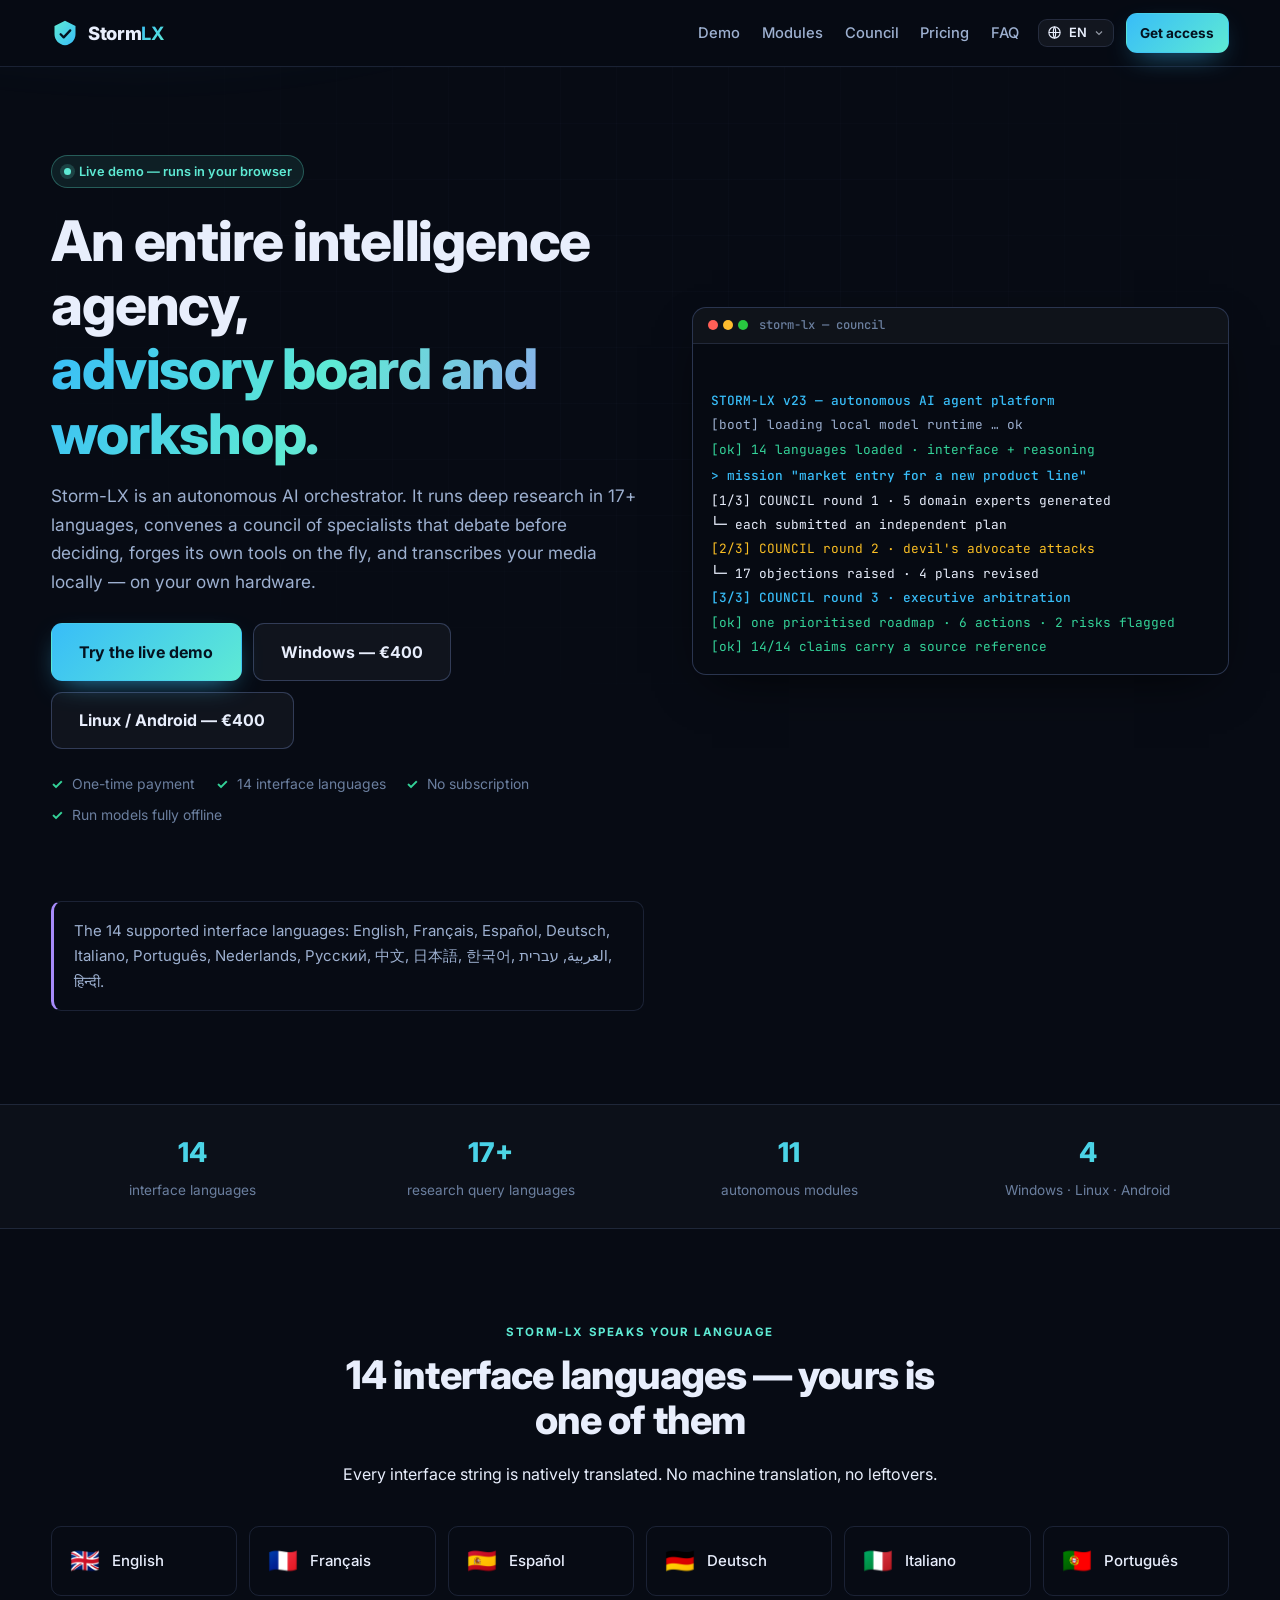
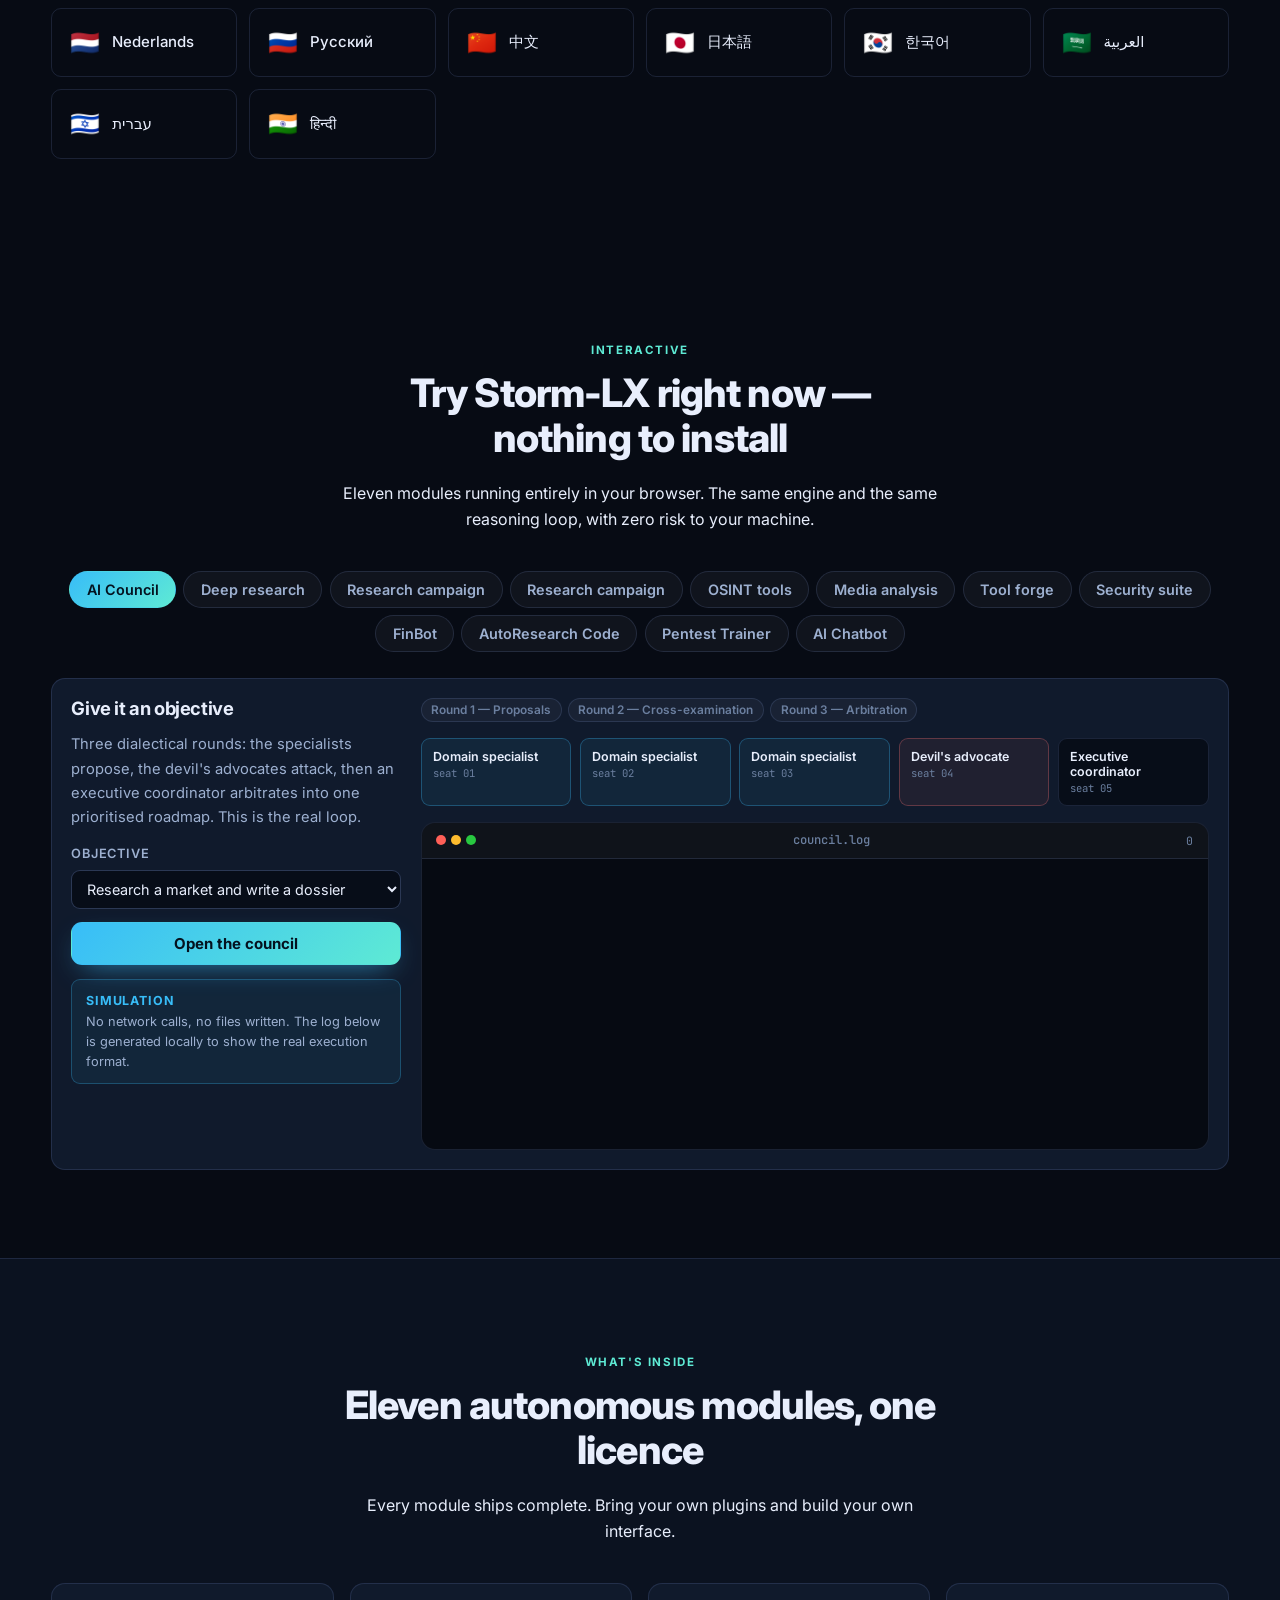
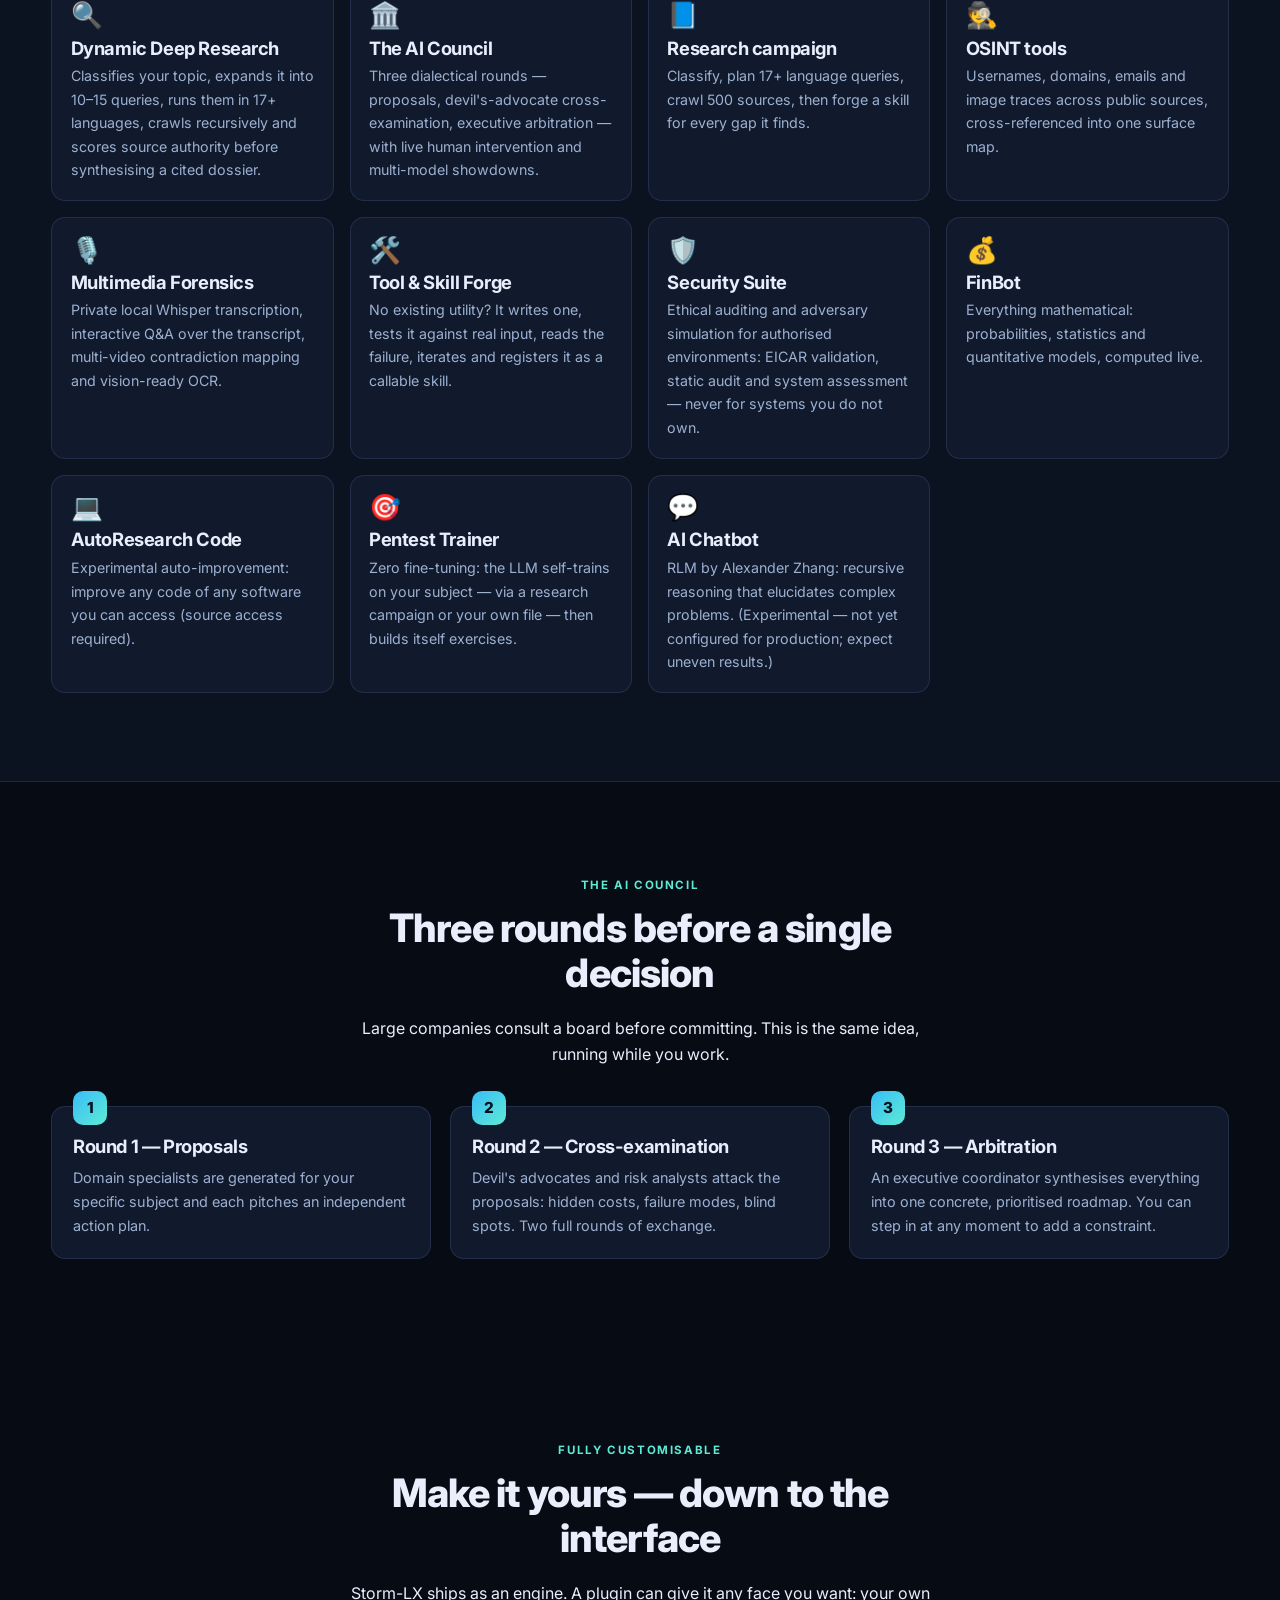
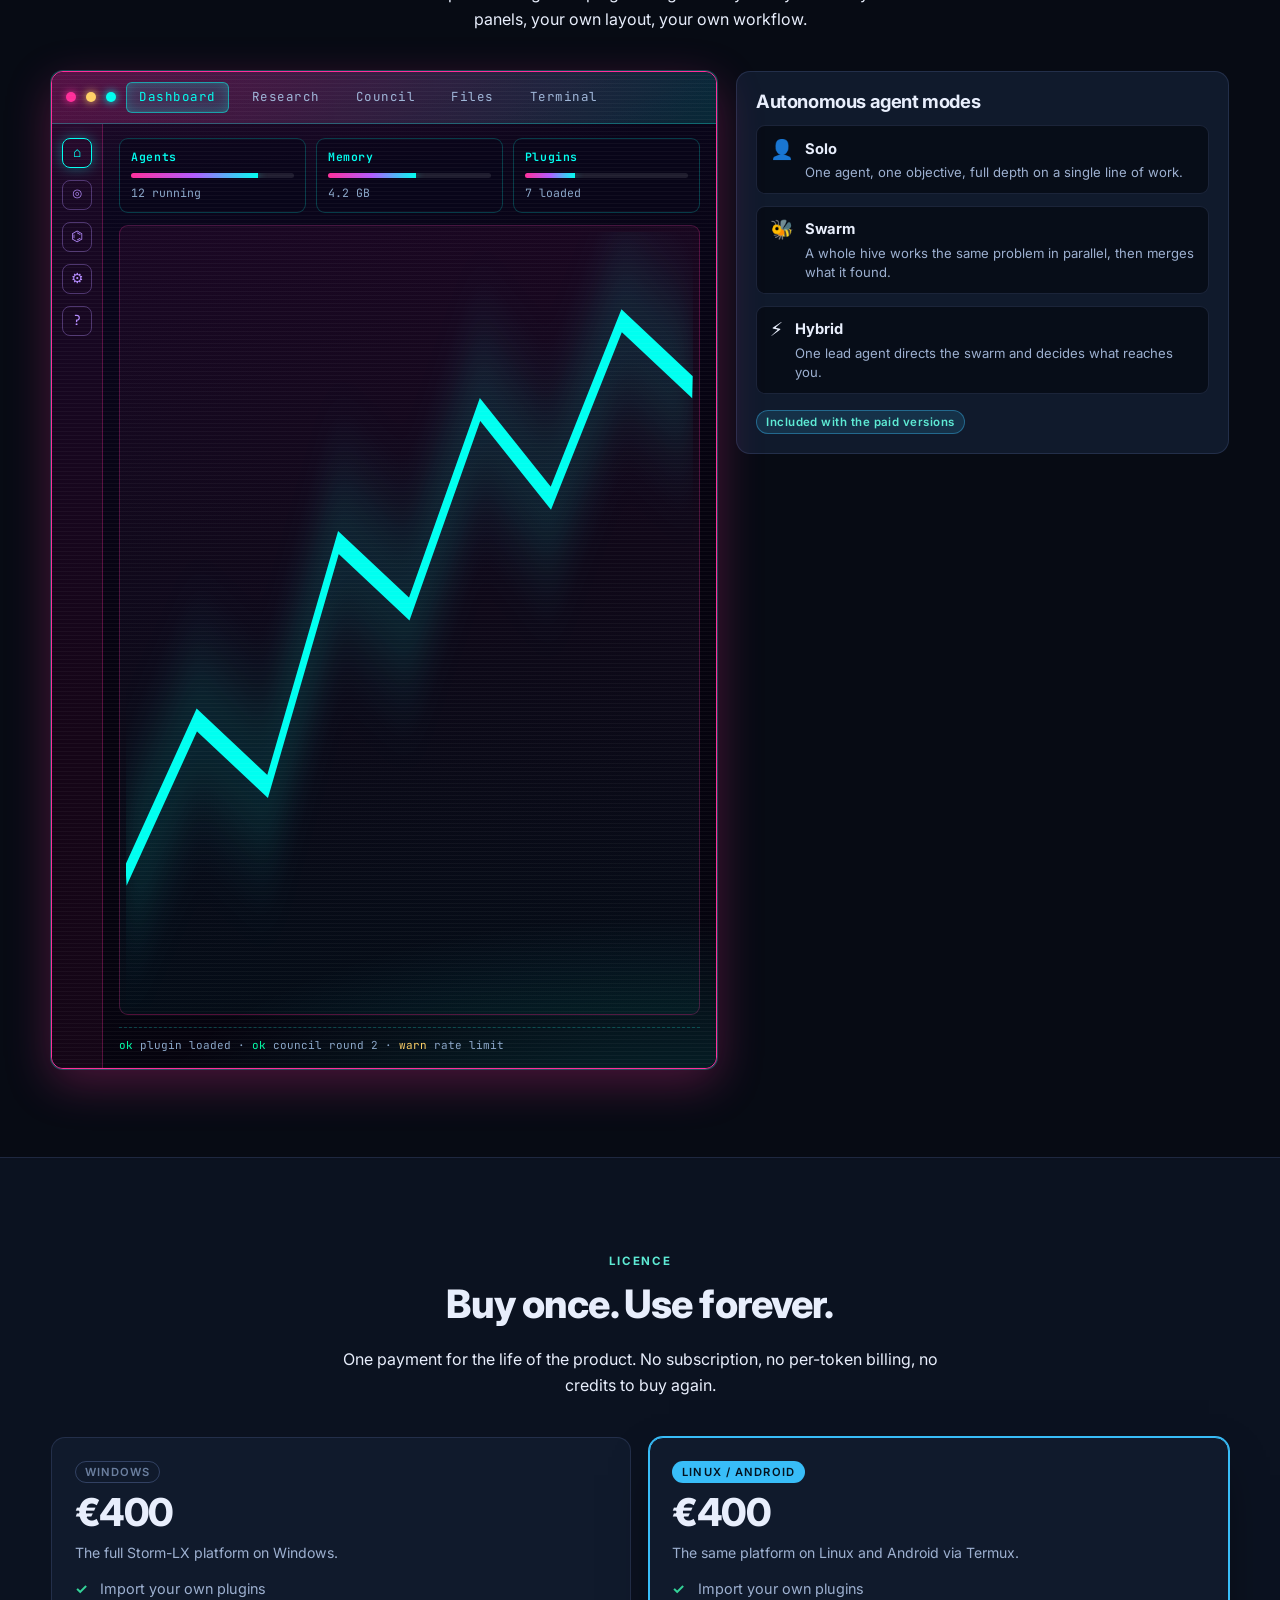
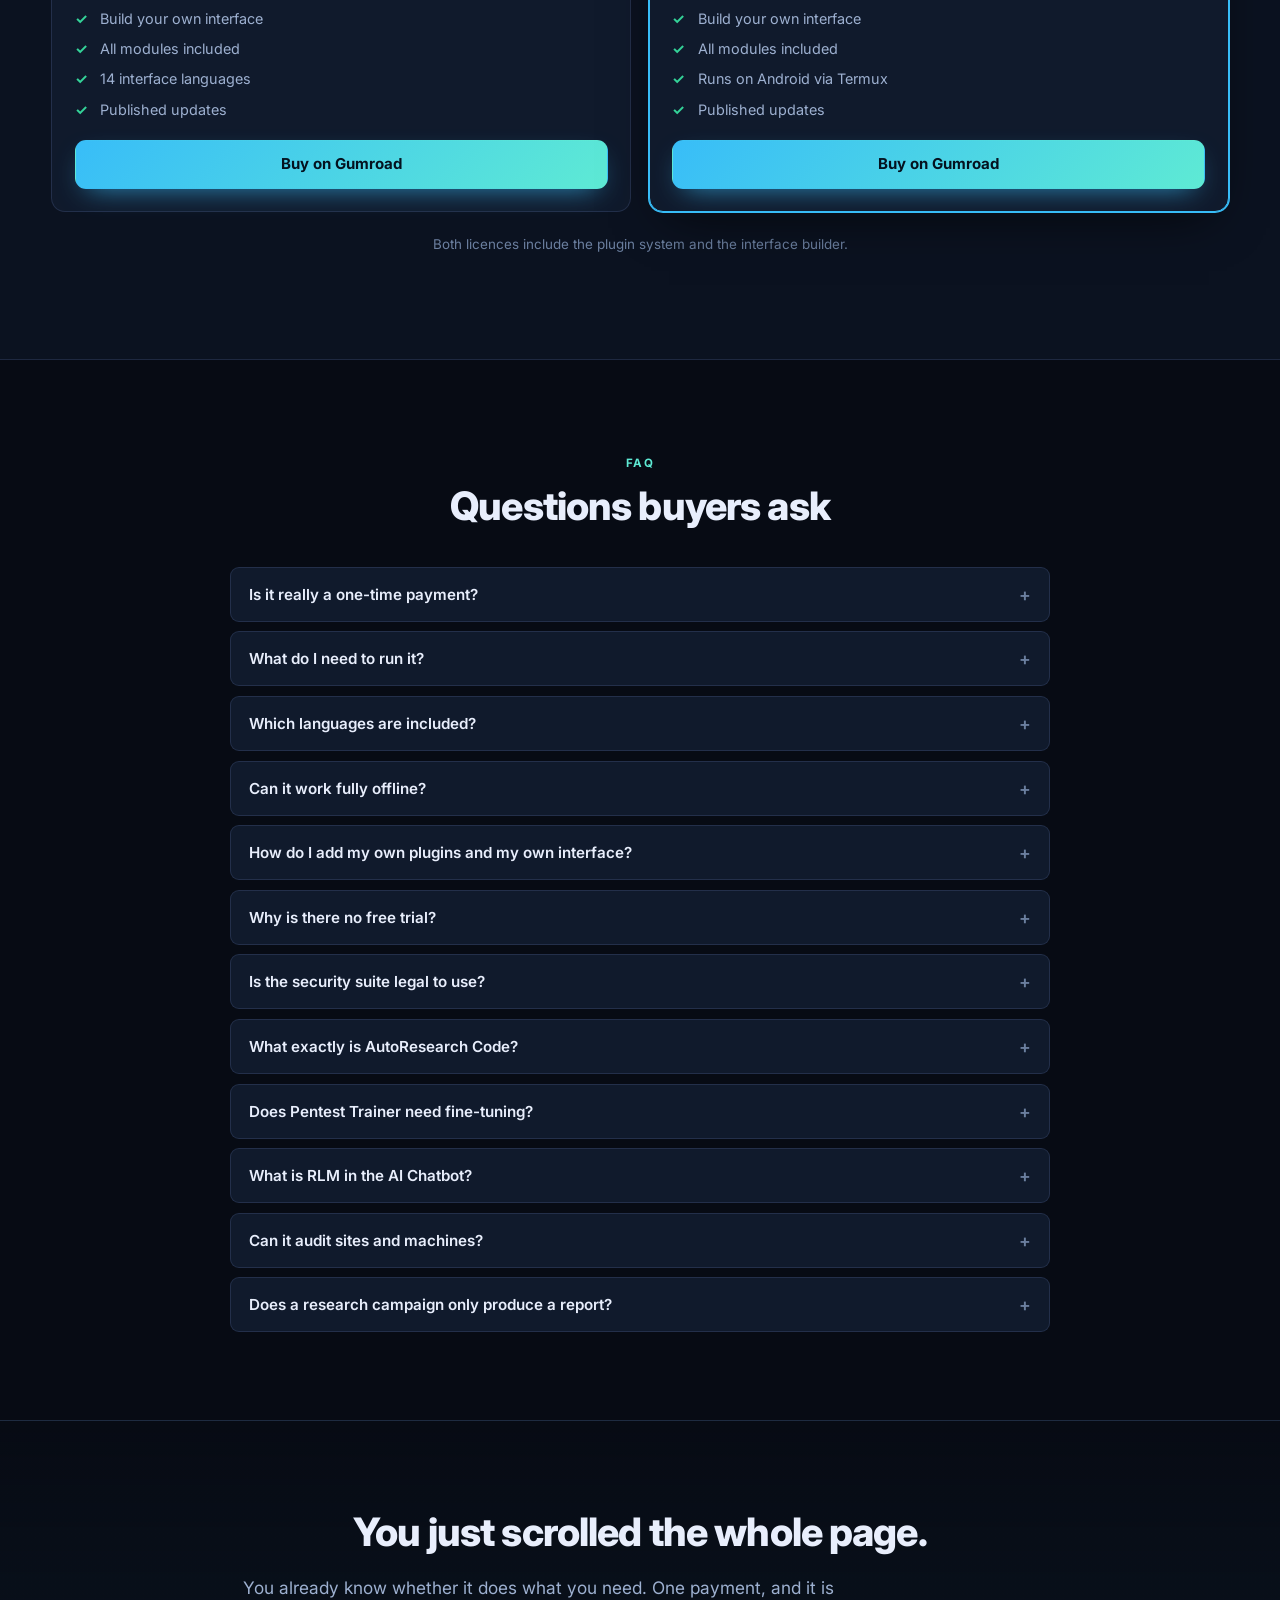
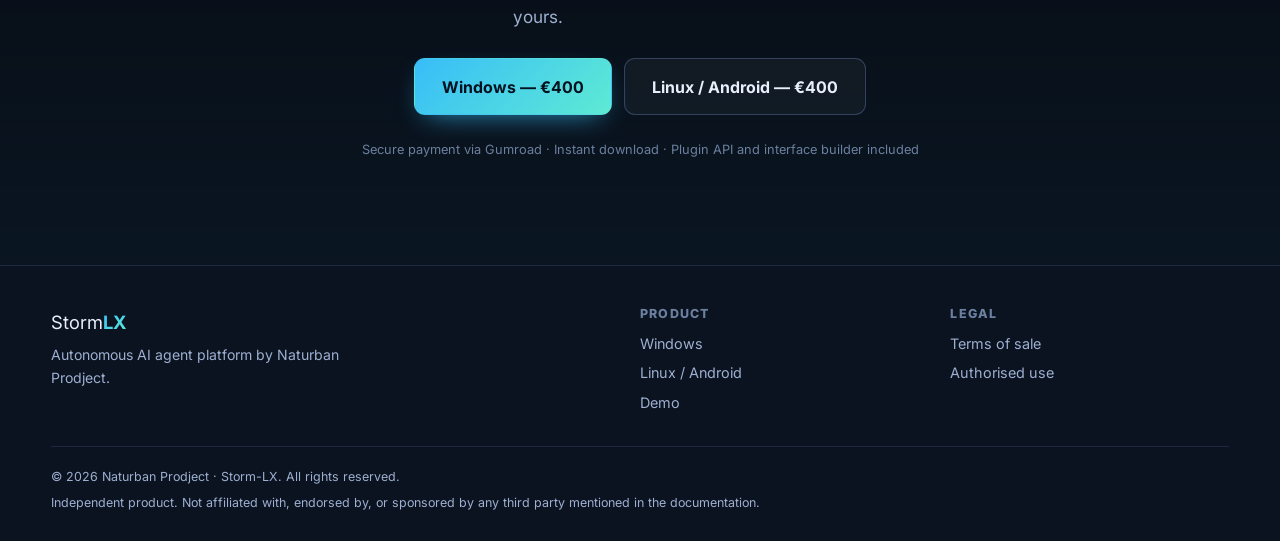
<file: index.html>
<!DOCTYPE html>
<html lang="en" dir="ltr">
<head>
<meta charset="utf-8">
<meta name="viewport" content="width=device-width, initial-scale=1, viewport-fit=cover">
<title>Storm-LX — Autonomous AI Agent Platform | Live Web Demo</title>
<meta name="description" content="Try Storm-LX in your browser: AI Council debates, deep research, transcript analysis and AV validation. 14 interface languages. One-time licence, Windows, Linux and Android.">
<meta name="theme-color" content="#070b14">
<link rel="canonical" href="https://storm-lx-demo.fdxc322.workers.dev/">

<meta property="og:type" content="website">
<meta property="og:title" content="Storm-LX — Autonomous AI Agent Platform">
<meta property="og:description" content="An autonomous AI orchestrator that researches, forges its own tools, transcribes and audits. 14 languages. Try the live web demo.">
<meta property="og:url" content="https://storm-lx-demo.fdxc322.workers.dev/">
<meta property="og:image" content="https://storm-lx-demo.fdxc322.workers.dev/assets/img/og.svg">
<meta name="twitter:card" content="summary_large_image">
<meta name="twitter:image" content="https://storm-lx-demo.fdxc322.workers.dev/assets/img/og.svg">

<script type="application/ld+json">
{
  "@context": "https://schema.org",
  "@type": "Product",
  "name": "Storm-LX — Autonomous AI Agent Platform",
  "description": "An autonomous AI orchestrator that researches, deliberates, forges tools, transcribes and audits media. 14 interface languages. Multi-agent modes Solo/Swarm/Hybrid. Plugin system.",
  "brand": { "@type": "Brand", "name": "Storm-LX" },
  "offers": {
    "@type": "Offer",
    "price": "400.00",
    "priceCurrency": "EUR",
    "availability": "https://schema.org/InStock",
    "url": "https://fdxcube.gumroad.com/l/zqgijq"
  },
  "aggregateRating": {
    "@type": "AggregateRating",
    "ratingValue": "5",
    "reviewCount": "1"
  }
}
</script>
<link rel="icon" href="assets/img/favicon.svg" type="image/svg+xml">
<link rel="preconnect" href="https://fonts.googleapis.com">
<link rel="preconnect" href="https://fonts.gstatic.com" crossorigin>
<link href="https://fonts.googleapis.com/css2?family=Inter:wght@400;500;600;700;800&family=JetBrains+Mono:wght@400;500&display=swap" rel="stylesheet">
<link rel="stylesheet" href="assets/css/style.css">

<script type="application/ld+json">
{
  "@context": "https://schema.org",
  "@type": "SoftwareApplication",
  "name": "Storm-LX",
  "applicationCategory": "DeveloperApplication",
  "operatingSystem": "Windows, Linux, Android (Termux)",
  "description": "Autonomous AI agent platform: deep research, AI Council, tool forge, multimedia transcription and authorised security auditing.",
  "offers": { "@type": "Offer", "price": "400", "priceCurrency": "EUR" }
}
</script>
</head>
<body>

<a class="skip" href="#demo">Skip to demo</a>

<!-- ============ HEADER ============ -->
<header class="site-header" id="top">
  <div class="wrap header-inner">
    <a class="brand" href="#top">
      <span class="brand-mark" aria-hidden="true">
        <svg viewBox="0 0 32 32" width="28" height="28"><path d="M16 2 4 8v9c0 7 5 12 12 13 7-1 12-6 12-13V8L16 2Z" fill="url(#g)"/><path d="M11 17.5 14.5 21 22 13" stroke="#04121f" stroke-width="2.6" fill="none" stroke-linecap="round" stroke-linejoin="round"/><defs><linearGradient id="g" x1="0" y1="0" x2="1" y2="1"><stop offset="0" stop-color="#5eead4"/><stop offset="1" stop-color="#38bdf8"/></linearGradient></defs></svg>
      </span>
      <span class="brand-text">Storm<b>LX</b></span>
    </a>

    <nav class="nav" id="nav">
      <a href="#demo" data-i18n="nav.demo">Demo</a>
      <a href="#modules" data-i18n="nav.modules">Modules</a>
      <a href="#council" data-i18n="nav.council">Council</a>
      <a href="#pricing" data-i18n="nav.pricing">Pricing</a>
      <a href="#faq" data-i18n="nav.faq">FAQ</a>
    </nav>

    <div class="header-actions">
      <!-- 14 languages: compact dropdown so it never overflows -->
      <div class="langdd" id="langDD">
        <button type="button" class="langdd-btn" id="langBtn" aria-haspopup="true" aria-expanded="false">
          <svg viewBox="0 0 24 24" width="15" height="15" fill="none" stroke="currentColor" stroke-width="1.8"><circle cx="12" cy="12" r="9"/><path d="M3 12h18M12 3c2.5 2.7 2.5 15.3 0 18M12 3c-2.5 2.7-2.5 15.3 0 18"/></svg>
          <span id="langNow">EN</span>
          <svg class="chev" viewBox="0 0 24 24" width="12" height="12" fill="none" stroke="currentColor" stroke-width="2.4"><path d="m6 9 6 6 6-6"/></svg>
        </button>
        <div class="langdd-menu" id="langMenu" role="menu" hidden></div>
      </div>
      <a class="btn btn-primary btn-sm" href="#pricing" data-i18n="nav.buy">Get lifetime access</a>
    </div>

    <button class="burger" id="burger" aria-label="Menu" aria-expanded="false"><span></span><span></span><span></span></button>
  </div>
</header>

<!-- ============ HERO ============ -->
<section class="hero">
  <div class="hero-glow" aria-hidden="true"></div>
  <div class="hero-grid" aria-hidden="true"></div>
  <div class="wrap hero-inner">
    <div class="hero-copy">
      <span class="pill"><span class="dot"></span> <span data-i18n="hero.badge">Live demo — runs in your browser</span></span>
      <h1>
        <span data-i18n="hero.title1">An entire intelligence agency,</span>
        <span class="grad" data-i18n="hero.title2">advisory board and workshop.</span>
      </h1>
      <p class="lede" data-i18n="hero.lede">Storm-LX is an autonomous AI orchestrator. It runs deep research in 17+ languages, convenes a council of specialists that debate before deciding, forges its own tools on the fly, and transcribes your media locally — on your own hardware.</p>
      <div class="hero-cta">
        <a class="btn btn-primary btn-lg" href="#demo" data-i18n="hero.cta1">Try the live demo</a>
        <a class="btn btn-ghost btn-lg" href="https://fdxcube.gumroad.com/l/zqgijq" target="_blank" rel="noopener">Windows — €400</a>
        <a class="btn btn-ghost btn-lg" href="https://fdxcube.gumroad.com/l/dtcjyf" target="_blank" rel="noopener">Linux / Android — €400</a>
      </div>
      <ul class="hero-badges">
        <li data-i18n="hero.b1">One-time payment</li>
        <li data-i18n="hero.b2">14 interface languages</li>
        <li data-i18n="hero.b3">No subscription</li>
        <li data-i18n="hero.b4">Run models fully offline</li>
      </ul>
    </div>

    <div class="hero-term" aria-hidden="true">
      <div class="term-window">
        <div class="term-bar">
          <span class="tb-dots"><i></i><i></i><i></i></span>
          <span class="tb-title">storm-lx — council</span>
        </div>
        <div class="term-body" id="heroTerm"></div>
      </div>
    </div>
    <p class="lang-list" data-i18n="langs.list">The 14 supported interface languages: English, Français, Español, Deutsch, Italiano, Português, Nederlands, Русский, 中文, 日本語, 한국어, العربية, עברית, हिन्दी.</p>
  </div>
</section>

<!-- ============ TRUST BAR ============ -->
<section class="trust">
  <div class="wrap trust-inner">
    <div class="trust-item"><strong>14</strong><span data-i18n="trust.langs">interface languages</span></div>
    <div class="trust-item"><strong>17+</strong><span data-i18n="trust.query">research query languages</span></div>
    <div class="trust-item"><strong>11</strong><span data-i18n="trust.mods">demo modules</span></div>
    <div class="trust-item"><strong>4</strong><span data-i18n="trust.os">Windows · Linux · Android</span></div>
  </div>
</section>

<!-- ============ LANGUAGES ============ -->
<section class="section" id="langs">
  <div class="wrap">
    <header class="section-head">
      <span class="kicker" data-i18n="langs.kicker">Storm-LX speaks your language</span>
      <h2 data-i18n="langs.title">14 interface languages — yours is one of them</h2>
      <p data-i18n="langs.sub">Every interface string is natively translated. No machine translation, no leftovers.</p>
    </header>
    <div class="lang-grid">
      <div class="lang-card"><span class="lang-flag">🇬🇧</span><span class="lang-native">English</span></div>
      <div class="lang-card"><span class="lang-flag">🇫🇷</span><span class="lang-native">Français</span></div>
      <div class="lang-card"><span class="lang-flag">🇪🇸</span><span class="lang-native">Español</span></div>
      <div class="lang-card"><span class="lang-flag">🇩🇪</span><span class="lang-native">Deutsch</span></div>
      <div class="lang-card"><span class="lang-flag">🇮🇹</span><span class="lang-native">Italiano</span></div>
      <div class="lang-card"><span class="lang-flag">🇵🇹</span><span class="lang-native">Português</span></div>
      <div class="lang-card"><span class="lang-flag">🇳🇱</span><span class="lang-native">Nederlands</span></div>
      <div class="lang-card"><span class="lang-flag">🇷🇺</span><span class="lang-native">Русский</span></div>
      <div class="lang-card"><span class="lang-flag">🇨🇳</span><span class="lang-native">中文</span></div>
      <div class="lang-card"><span class="lang-flag">🇯🇵</span><span class="lang-native">日本語</span></div>
      <div class="lang-card"><span class="lang-flag">🇰🇷</span><span class="lang-native">한국어</span></div>
      <div class="lang-card"><span class="lang-flag">🇸🇦</span><span class="lang-native">العربية</span></div>
      <div class="lang-card"><span class="lang-flag">🇮🇱</span><span class="lang-native">עברית</span></div>
      <div class="lang-card"><span class="lang-flag">🇮🇳</span><span class="lang-native">हिन्दी</span></div>
    </div>
  </div>
</section>

<!-- ============ LIVE DEMO ============ -->
<section class="section" id="demo">
  <div class="wrap">
    <header class="section-head">
      <span class="kicker" data-i18n="demo.kicker">Interactive</span>
      <h2 data-i18n="demo.title">Try Storm-LX right now — nothing to install</h2>
      <p data-i18n="demo.sub">Ten modules running entirely in your browser. The same engine and the same reasoning loop, with zero risk to your machine.</p>
    </header>

    <div class="tabs" role="tablist" id="demoTabs">
      <button class="tab active" role="tab" data-tab="council" data-i18n="demo.tab1">AI Council</button>
      <button class="tab" role="tab" data-tab="research" data-i18n="demo.tab2">Deep research</button>
      <button class="tab" role="tab" data-tab="campaign" data-i18n="demo.tab_campaign">Research campaign</button>
      <button class="tab" role="tab" data-tab="campaign" data-i18n="demo.tab_campaign">Research campaign</button>
      <button class="tab" role="tab" data-tab="osint" data-i18n="demo.tab_osint">OSINT tools</button>
      <button class="tab" role="tab" data-tab="media" data-i18n="demo.tab3">Media analysis</button>
      <button class="tab" role="tab" data-tab="forge" data-i18n="demo.tab4">Tool forge</button>
      <button class="tab" role="tab" data-tab="security" data-i18n="demo.tab5">Security suite</button>
      <button class="tab" role="tab" data-tab="finbot" data-i18n="demo.tab_finbot">FinBot</button>
      <button class="tab" role="tab" data-tab="autoresearch" data-i18n="demo.tab_autoresearch">AutoResearch</button>
      <button class="tab" role="tab" data-tab="pentest" data-i18n="demo.tab_pentest">Pentest Trainer</button>
      <button class="tab" role="tab" data-tab="chatbot" data-i18n="demo.tab_chatbot">AI Chatbot</button>
    </div>

    <!-- ---- AI COUNCIL ---- -->
    <div class="panel active" id="panel-council">
      <div class="panel-grid">
        <div class="panel-side">
          <h3 data-i18n="council.h3">Give it an objective</h3>
          <p class="muted" data-i18n="council.p">Three dialectical rounds: the specialists propose, the devil's advocates attack, then an executive coordinator arbitrates into one prioritised roadmap. This is the real loop.</p>
          <label class="field">
            <span data-i18n="council.label">Objective</span>
            <select id="councilSelect">
              <option value="research" data-i18n="council.o1">Research a market and write a dossier</option>
              <option value="audit" data-i18n="council.o2">Audit a system and rank the risks</option>
              <option value="media" data-i18n="council.o3">Analyse a recording and prepare a brief</option>
              <option value="spend" data-i18n="council.o4">Decide on a budget allocation</option>
            </select>
          </label>
          <button class="btn btn-primary btn-block" id="runCouncil" data-i18n="council.run">Open the council</button>
          <div class="note note-info">
            <strong data-i18n="council.noteTitle">Simulation</strong>
            <span data-i18n="council.note">No network calls, no files written. The log below is generated locally to show the real execution format.</span>
          </div>
        </div>
        <div class="panel-main">
          <div class="round-strip" id="roundStrip"></div>
          <div class="council" id="councilCards"></div>
          <div class="log-window">
            <div class="log-bar"><span class="tb-dots"><i></i><i></i><i></i></span><span class="tb-title">council.log</span><span class="log-count" id="logCount">0</span></div>
            <div class="log-body" id="councilLog" aria-live="polite"></div>
          </div>
        </div>
      </div>
    </div>

    <!-- ---- DEEP RESEARCH ---- -->
    <div class="panel" id="panel-research">
      <div class="panel-grid">
        <div class="panel-side">
          <h3 data-i18n="research.h3">Research that never loops</h3>
          <p class="muted" data-i18n="research.p">Storm-LX classifies the domain, expands your question into 10–15 specialised queries, translates them into 17+ languages, crawls recursively, then scores authority and strips duplicates.</p>
          <label class="field">
            <span data-i18n="research.label">Topic or domain</span>
            <input type="text" id="researchTarget" value="renewable energy subsidies" spellcheck="false">
          </label>
          <button class="btn btn-primary btn-block" id="runResearch" data-i18n="research.run">Start research</button>
          <div class="note note-warn">
            <strong data-i18n="research.noteTitle">Fictional data</strong>
            <span data-i18n="research.note">Results below are randomly generated placeholders so the demo stays offline and lawful. The desktop version queries live sources.</span>
          </div>
        </div>
        <div class="panel-main">
          <div class="pipeline" id="pipeline"></div>
          <div class="osint-out" id="researchOut"></div>
        </div>
      </div>
    </div>

    <!-- ---- MEDIA ---- -->
    <div class="panel" id="panel-media">
      <div class="panel-grid">
        <div class="panel-side">
          <h3 data-i18n="media.h3">Real transcript analysis</h3>
          <p class="muted" data-i18n="media.p">Paste any transcript and the statistics below are computed for real in your browser. In the desktop build this is where you drop an audio or video file and Whisper transcribes it locally.</p>
          <label class="field">
            <span data-i18n="media.label">Transcript</span>
            <textarea id="mediaInput" rows="9" spellcheck="false"></textarea>
          </label>
          <button class="btn btn-primary btn-block" id="runMedia" data-i18n="media.run">Analyse transcript</button>
          <button class="btn btn-ghost btn-block" id="speakMedia" data-i18n="media.speak">▶ Read it aloud</button>
          <button class="btn btn-ghost btn-block" id="stopMedia" disabled data-i18n="media.stop">■ Stop</button>
          <button class="btn btn-ghost btn-block" id="mediaSample" data-i18n="media.sample">Load sample</button>
        </div>
        <div class="panel-main">
          <div class="media-stats" id="mediaStats"></div>
          <div class="script-box"><div class="log-bar"><span class="tb-title">analysis</span></div><div id="mediaReport" class="script"></div></div>
        </div>
      </div>
    </div>

    <!-- ---- TOOL FORGE ---- -->
    <div class="panel" id="panel-forge">
      <div class="panel-grid">
        <div class="panel-side">
          <h3 data-i18n="forge.h3">It builds its own tools</h3>
          <p class="muted" data-i18n="forge.p">Need a parser or an automation script that does not exist? Storm-LX writes it, runs it against real input, reads the failure output, and iterates until it works — then registers it.</p>
          <label class="field">
            <span data-i18n="forge.label">Tool you need</span>
            <input type="text" id="forgeTarget" value="parse a bank statement PDF into CSV" spellcheck="false">
          </label>
          <button class="btn btn-primary btn-block" id="runForge" data-i18n="forge.run">Forge the tool</button>
          <div class="note note-info">
            <strong data-i18n="forge.noteTitle">Simulation</strong>
            <span data-i18n="forge.note">Nothing is compiled or executed here. The log shows the real write / test / repair / register sequence.</span>
          </div>
        </div>
        <div class="panel-main">
          <div class="forge-stage" id="forgeStage"></div>
          <div class="log-window">
            <div class="log-bar"><span class="tb-dots"><i></i><i></i><i></i></span><span class="tb-title">forge.log</span></div>
            <div class="log-body" id="forgeLog" aria-live="polite"></div>
          </div>
        </div>
      </div>
    </div>

    <!-- ---- SECURITY ---- -->
    <div class="panel" id="panel-security">
      <div class="panel-grid">
        <div class="panel-side">
          <h3 data-i18n="sec.h3">Prove your defences react</h3>
          <p class="muted" data-i18n="sec.p">The suite ships an EICAR generator: the 68-byte industry-standard string every compliant antivirus must detect. The hash below is computed live, in this page, right now.</p>
          <button class="btn btn-primary btn-block" id="runEicar" data-i18n="sec.run">Compute test vector</button>
          <div class="note note-safe">
            <strong data-i18n="sec.noteTitle">100% harmless</strong>
            <span data-i18n="sec.note">The EICAR string contains no malicious code. It exists precisely so it is safe to handle. Deploy it only on systems you are authorised to test.</span>
          </div>
          <div class="sec-split"></div>
          <h3 data-i18n="sec.h4">Static audit</h3>
          <p class="muted" data-i18n="sec.p4">Paste any snippet for a real pattern-based audit. Nothing is uploaded.</p>
          <label class="field">
            <span data-i18n="sec.label">Your code</span>
            <textarea id="auditInput" rows="7" spellcheck="false"></textarea>
          </label>
          <button class="btn btn-ghost btn-block" id="runAudit" data-i18n="sec.audit">Audit snippet</button>
        </div>
        <div class="panel-main">
          <div class="eicar-out" id="eicarOut"></div>
          <div class="audit-out" id="auditOut"></div>
        </div>
      </div>
    </div>

    <!-- ---- OSINT TOOLS ---- -->
    <div class="panel" id="panel-osint">
      <div class="panel-grid">
        <div class="panel-side">
          <h3 data-i18n="osint.h3">Map the public surface</h3>
          <p class="muted" data-i18n="osint.p">Username, domain, email and image footprinting. Storm-LX pivots across data sources, enriches every hit, and links identities the way an investigator does - but ten times faster.</p>
          <label class="field">
            <span data-i18n="osint.label">Target (handle, domain or email)</span>
            <input type="text" id="osintTarget" value="acme-corp.example" spellcheck="false">
          </label>
          <button class="btn btn-primary btn-block" id="runOsint" data-i18n="osint.run">Scan public surface</button>
          <div class="note note-info">
            <strong data-i18n="osint.noteTitle">Simulation</strong>
            <span data-i18n="osint.note">No real queries leave this page. The output mirrors the desktop format.</span>
          </div>
        </div>
        <div class="panel-main">
          <div class="osint-out" id="osintOut"></div>
        </div>
      </div>
    </div>

    <!-- ---- FINBOT ---- -->
    <div class="panel" id="panel-finbot">
      <div class="panel-grid">
        <div class="panel-side">
          <h3 data-i18n="finbot.h3">FinBot — everything mathematical</h3>
          <p class="muted" data-i18n="finbot.p">Paper-trade a strategy, size positions with hard risk limits, detect regime changes and get a full audit trail. Built for research, not for YOLO trading.</p>
          <label class="field">
            <span data-i18n="finbot.label">Strategy</span>
            <select id="finbotSelect">
              <option value="momentum" data-i18n="finbot.o1">Momentum (20-day breakout)</option>
              <option value="meanrev" data-i18n="finbot.o2">Mean reversion (RSI)</option>
              <option value="arbitrage" data-i18n="finbot.o3">Cross-exchange arbitrage</option>
            </select>
          </label>
          <button class="btn btn-primary btn-block" id="runFinbot" data-i18n="finbot.run">Run backtest</button>
          <div class="note note-warn">
            <strong data-i18n="finbot.noteTitle">Paper only</strong>
            <span data-i18n="finbot.note">No real orders are ever sent. Educational research tool.</span>
          </div>
        </div>
        <div class="panel-main">
          <div class="finbot-out" id="finbotOut"></div>
        </div>
      </div>
    </div>

    <!-- ---- AUTORESEARCH CODE ---- -->
    <div class="panel" id="panel-autoresearch">
      <div class="panel-grid">
        <div class="panel-side">
          <h3 data-i18n="code.h3">AutoResearch Code — experimental auto-improvement</h3>
          <p class="muted" data-i18n="code.p">Like the Karpati auto-improvement idea: point it at any code you have access to — your own software, a library you may modify, a fork you own — and it studies the codebase, proposes better versions, rewrites them and re-tests them. This is still an experimental module, which is exactly why it is offered as its own option.</p>
          <label class="field">
            <span data-i18n="code.label">Repository path</span>
            <input type="text" id="codeTarget" value="storm-lx/" spellcheck="false">
          </label>
          <label class="field">
            <span data-i18n="code.label2">Question</span>
            <input type="text" id="codeQ" value="Where is the plugin loader?" spellcheck="false">
          </label>
          <label class="field">
            <span data-i18n="code.input">Paste the code to improve</span>
            <textarea id="codeInput" rows="8" spellcheck="false"></textarea>
          </label>
          <button class="btn btn-primary btn-block" id="runCode" data-i18n="code.run">Analyse and propose a patch</button>
          <button class="btn btn-ghost btn-block" id="codeSample" data-i18n="code.sample">Load sample</button>
          <div class="note note-info">
            <strong data-i18n="code.noteTitle">Experimental — local only</strong>
            <span data-i18n="code.note">Experimental module. Nothing is uploaded: the analysis runs locally, on code you already have the right to read.</span>
          </div>
        </div>
        <div class="panel-main">
          <div class="code-out" id="codeOut"></div>
        </div>
      </div>
    </div>

    <!-- ---- PENTEST TRAINER ---- -->
    <div class="panel" id="panel-pentest">
      <div class="panel-grid">
        <div class="panel-side">
          <h3 data-i18n="pt.h3">Pentest Trainer — zero fine-tuning</h3>
          <p class="muted" data-i18n="pt.p">No fine-tuning needed. The LLM self-trains on whatever subject you want, then builds itself exercises on that subject. Two ways to feed it:</p>
          <div class="ways">
            <div class="way"><strong data-i18n="pt.w1t">1 — Make a skill with the research campaign</strong><span data-i18n="pt.w1d">Run a Deep Research campaign: the agent forges a reusable skill from live sources.</span></div>
            <div class="way"><strong data-i18n="pt.w2t">2 — Drop your own file into the RAG</strong><span data-i18n="pt.w2d">Paste notes or drop a .txt / .md file below: the trainer generates exercises from your content.</span></div>
          </div>
          <p class="muted" data-i18n="pt.safe">Every exercise stays on your own systems, your own sites or machines you are authorised to test. No live targeting.</p>
          <label class="field">
            <span data-i18n="pt.label">Topic</span>
            <select id="pentestSelect">
              <option value="recon" data-i18n="pt.o1">Reconnaissance on your own network</option>
              <option value="web" data-i18n="pt.o2">Web app scanning (DVWA-style)</option>
              <option value="privesc" data-i18n="pt.o3">Privilege escalation in a VM</option>
            </select>
          </label>
          <label class="field">
            <span data-i18n="pt.mode">Mode</span>
            <select id="pentestMode">
              <option value="drill" data-i18n="pt.m_drill">Guided exercises</option>
              <option value="custom" data-i18n="pt.m_custom">My own subject (RAG)</option>
            </select>
          </label>
          <label class="field" id="ragField" style="display:none">
            <span data-i18n="pt.ragLabel">Your subject — paste notes or drop a .txt / .md file</span>
            <textarea id="ragInput" rows="6" spellcheck="false" placeholder="Paste course notes, a man page, a CVE write-up..."></textarea>
          </label>
          <label class="file-btn" id="ragFileBtn" style="display:none"><span data-i18n="pt.fileBtn">Drop a file instead</span><input type="file" id="ragFile" accept=".txt,.md,.markdown,.log" hidden></label>
          <button class="btn btn-primary btn-block" id="runPentest" data-i18n="pt.run">Start exercises</button>
          <div class="note note-info">
            <strong data-i18n="pt.fine">The LLM trains itself — then tests itself — on your subject</strong>
            <span data-i18n="pt.fineNote">Two ways in: forge a skill with a research campaign, or paste / drop your own file above — the trainer generates exercises from your content.</span>
          </div>
          <div class="note note-safe">
            <strong data-i18n="pt.noteTitle">Authorised use only</strong>
            <span data-i18n="pt.note">Every exercise stays on your own systems, your own sites or machines you are authorised to test.</span>
          </div>
        </div>
        <div class="panel-main">
          <div class="pentest-out" id="pentestOut"></div>
        </div>
      </div>
    </div>

    <!-- ---- AI CHATBOT (RLM) ---- -->
    <div class="panel" id="panel-chatbot">
      <div class="panel-grid">
        <div class="panel-side">
          <h3 data-i18n="chat.h3">Ask complex questions, get elucidated answers</h3>
          <p class="muted" data-i18n="chat.p">Powered by RLM — Recursive Language Model (Alexander Zhang et al.): instead of answering in one shot, the model recursively breaks your problem into sub-problems, solves each one, and merges everything. The decomposition below runs for real, locally.</p>
          <label class="field">
            <span data-i18n="chat.label">Your complex problem</span>
            <textarea id="chatInput" rows="6" spellcheck="false">Cut cloud costs 30% without losing reliability, keep the team fast, and stay compliant with EU data rules.</textarea>
          </label>
          <button class="btn btn-primary btn-block" id="runChat" data-i18n="chat.run">Elucidate</button>
          <div class="note note-warn">
            <strong data-i18n="chat.warnTitle">peut etre mal configuré / expérimental</strong>
            <span data-i18n="chat.warn">RLM is still experimental on this site and currently runs in a deliberately minimal, incomplete configuration: context budgets, recursion depth and model parameters are not tuned, output quality is inconsistent and often wrong, and you may see partial, truncated or confusing breakdowns. Results should be treated as a rough draft to check by hand. Nothing is sent anywhere — the breakdown runs entirely in this page.</span>
          </div>
        </div>
        <div class="panel-main">
          <div class="chat-out" id="chatOut"></div>
        </div>
      </div>
    </div>

    <!-- ---- RESEARCH CAMPAIGN ---- -->
    <div class="panel" id="panel-campaign">
      <div class="panel-grid">
        <div class="panel-side">
          <h3 data-i18n="camp.h3">One campaign, many outputs</h3>
          <p class="muted" data-i18n="camp.p">A campaign is not just a report. It classifies your domain, plans queries in 17+ languages, crawls up to 500 sources, scores authority, strips duplicates, then reads its own gaps: whatever nobody was tracking becomes a reusable skill you can call again next month.</p>
          <label class="field">
            <span data-i18n="camp.label">Campaign topic</span>
            <input type="text" id="campTarget" value="renewable energy subsidies France 2026" spellcheck="false">
          </label>
          <label class="field">
            <span data-i18n="camp.ex">Example campaign</span>
            <select id="campExample">
              <option value="reg" data-i18n="camp.e1">Regulatory watch</option>
              <option value="doc" data-i18n="camp.e2">Document intake</option>
              <option value="elig" data-i18n="camp.e3">Eligibility screening</option>
              <option value="digest" data-i18n="camp.e4">Cross-language digest</option>
            </select>
          </label>
          <button class="btn btn-primary btn-block" id="runCampaign" data-i18n="camp.run">Launch campaign</button>
          <div class="note note-info">
            <strong data-i18n="camp.noteTitle">Real pipeline, simulated crawl</strong>
            <span data-i18n="camp.note">The query plan and the gap analysis below are computed for real in this page. The crawl counters run on a fixed seed so the demo stays offline.</span>
          </div>
        </div>
        <div class="panel-main">
          <div class="camp-out" id="campOut"></div>
        </div>
      </div>
    </div>

    <!-- ---- RESEARCH CAMPAIGN ---- -->
    <div class="panel" id="panel-campaign">
      <div class="panel-grid">
        <div class="panel-side">
          <h3 data-i18n="camp.h3">One campaign, many outputs</h3>
          <p class="muted" data-i18n="camp.p">A campaign is not just a report. It classifies your domain, plans queries in 17+ languages, crawls up to 500 sources, scores authority, strips duplicates, then reads its own gaps: whatever nobody was tracking becomes a reusable skill you can call again next month.</p>
          <label class="field">
            <span data-i18n="camp.label">Campaign topic</span>
            <input type="text" id="campTarget" value="renewable energy subsidies France 2026" spellcheck="false">
          </label>
          <label class="field">
            <span data-i18n="camp.ex">Example campaign</span>
            <select id="campExample">
              <option value="reg" data-i18n="camp.e1">Regulatory watch</option>
              <option value="doc" data-i18n="camp.e2">Document intake</option>
              <option value="elig" data-i18n="camp.e3">Eligibility screening</option>
              <option value="digest" data-i18n="camp.e4">Cross-language digest</option>
            </select>
          </label>
          <button class="btn btn-primary btn-block" id="runCampaign" data-i18n="camp.run">Launch campaign</button>
          <div class="note note-info">
            <strong data-i18n="camp.noteTitle">Real pipeline, simulated crawl</strong>
            <span data-i18n="camp.note">The query plan and the gap analysis below are computed for real in this page. The crawl counters run on a fixed seed so the demo stays offline.</span>
          </div>
        </div>
        <div class="panel-main">
          <div class="camp-out" id="campOut"></div>
        </div>
      </div>
    </div>

  </div>
</section>

<!-- ============ MODULES ============ -->
<section class="section section-alt" id="modules">
  <div class="wrap">
    <header class="section-head">
      <span class="kicker" data-i18n="mod.kicker">What's inside</span>
      <h2 data-i18n="mod.title">Ten autonomous modules, one licence</h2>
      <p data-i18n="mod.sub">Every module ships complete. Bring your own plugins and build your own interface.</p>
    </header>
    <div class="mod-grid" id="modGrid"></div>
  </div>
</section>

<!-- ============ HOW THE COUNCIL WORKS ============ -->
<section class="section" id="council">
  <div class="wrap">
    <header class="section-head">
      <span class="kicker" data-i18n="how.kicker">The AI Council</span>
      <h2 data-i18n="how.title">Three rounds before a single decision</h2>
      <p data-i18n="how.sub">Large companies consult a board before committing. This is the same idea, running while you work.</p>
    </header>
    <div class="steps">
      <div class="step">
        <div class="step-n">1</div>
        <h3 data-i18n="how.s1h">Round 1 — Proposals</h3>
        <p data-i18n="how.s1p">Domain specialists are generated for your specific subject and each pitches an independent action plan.</p>
      </div>
      <div class="step">
        <div class="step-n">2</div>
        <h3 data-i18n="how.s2h">Round 2 — Cross-examination</h3>
        <p data-i18n="how.s2p">Devil's advocates and risk analysts attack the proposals: hidden costs, failure modes, blind spots. Two full rounds of exchange.</p>
      </div>
      <div class="step">
        <div class="step-n">3</div>
        <h3 data-i18n="how.s3h">Round 3 — Arbitration</h3>
        <p data-i18n="how.s3p">An executive coordinator synthesises everything into one concrete, prioritised roadmap. You can step in at any moment to add a constraint.</p>
      </div>
    </div>
  </div>
</section>

<!-- ============ PERSONNALISATION ============ -->
<section class="section" id="custom">
  <div class="wrap">
    <header class="section-head">
      <span class="kicker" data-i18n="cus.kicker">Fully customisable</span>
      <h2 data-i18n="cus.title">Make it yours — down to the interface</h2>
      <p data-i18n="cus.sub">Storm-LX ships as an engine. A plugin can give it any face you want: your own panels, your own layout, your own workflow.</p>
    </header>

    <div class="cus-grid">
      <figure class="cus-shot" id="cusShot" data-theme="cyber">
        <img src="assets/img/storm-cowork.png" alt="STORM Cowork GUI — plugin interface example" width="1600" height="900">
        <div class="gui-overlay" aria-hidden="true">
          <div class="gui-titlebar">
            <span class="dot r"></span><span class="dot y"></span><span class="dot g"></span>
            <span class="gui-tab is-active">Dashboard</span>
            <span class="gui-tab">Research</span>
            <span class="gui-tab">Council</span>
            <span class="gui-tab">Files</span>
            <span class="gui-tab">Terminal</span>
          </div>
          <div class="gui-body">
            <div class="gui-rail">
              <span class="rail-ico is-on">⌂</span>
              <span class="rail-ico">◎</span>
              <span class="rail-ico">⌬</span>
              <span class="rail-ico">⚙</span>
              <span class="rail-ico">?</span>
            </div>
            <div class="gui-main">
              <div class="gui-cards">
                <div class="gcard"><b>Agents</b><span class="gbar" style="--w:78%"></span><em>12 running</em></div>
                <div class="gcard"><b>Memory</b><span class="gbar" style="--w:54%"></span><em>4.2 GB</em></div>
                <div class="gcard"><b>Plugins</b><span class="gbar" style="--w:31%"></span><em>7 loaded</em></div>
              </div>
              <div class="gui-chart">
                <svg viewBox="0 0 320 70" preserveAspectRatio="none" aria-hidden="true">
                  <polyline points="0,58 40,44 80,50 120,28 160,34 200,16 240,24 280,8 320,14"/>
                </svg>
              </div>
              <div class="gui-log"><span class="gl-ok">ok</span> plugin loaded · <span class="gl-ok">ok</span> council round 2 · <span class="gl-wn">warn</span> rate limit</div>
            </div>
          </div>
        </div>
        <figcaption>
          <strong data-i18n="cus.shot.t">STORM Cowork GUI</strong>
          <span data-i18n="cus.cap">Built as a plugin on top of the engine — panels, rails, charts, logs: your own interface, your own workflow.</span>
        </figcaption>
      </figure>

      <div class="cus-side">
        <h3 data-i18n="cus.modes">Autonomous agent modes</h3>
        <div class="mode-list">
          <div class="mode">
            <span class="mode-ico">👤</span>
            <div>
              <div class="mode-n" data-i18n="cus.m1">Solo</div>
              <div class="mode-d" data-i18n="cus.m1d">One agent, one objective, full depth on a single line of work.</div>
            </div>
          </div>
          <div class="mode">
            <span class="mode-ico">🐝</span>
            <div>
              <div class="mode-n" data-i18n="cus.m2">Swarm</div>
              <div class="mode-d" data-i18n="cus.m2d">A whole hive works the same problem in parallel, then merges what it found.</div>
            </div>
          </div>
          <div class="mode">
            <span class="mode-ico">⚡</span>
            <div>
              <div class="mode-n" data-i18n="cus.m3">Hybrid</div>
              <div class="mode-d" data-i18n="cus.m3d">One lead agent directs the swarm and decides what reaches you.</div>
            </div>
          </div>
        </div>
        <span class="paid-badge" data-i18n="cus.paid">Included with the paid versions</span>
      </div>
    </div>
  </div>
</section>

<!-- ============ PRICING ============ -->
<section class="section section-alt" id="pricing">
  <div class="wrap">
    <header class="section-head">
      <span class="kicker" data-i18n="lic.kicker">Licence</span>
      <h2 data-i18n="lic.title">Buy once. Use forever.</h2>
      <p data-i18n="lic.sub">One payment for the lifetime of the product. No subscription, no per-token billing, no credits to buy again.</p>
    </header>

    <div class="lic-grid">
      <div class="lic-card">
        <div class="lic-badge" data-i18n="lic.win.b">Windows</div>
        <div class="lic-price"><span class="cur">€</span>400</div>
        <p class="muted" data-i18n="lic.win.p">The full Storm-LX platform on Windows.</p>
        <ul class="ticks" data-i18n="lic.win.ticks"></ul>
        <a class="btn btn-primary btn-block" href="https://fdxcube.gumroad.com/l/zqgijq" target="_blank" rel="noopener" data-i18n="lic.buy">Buy on Gumroad</a>
      </div>

      <div class="lic-card lic-card--best">
        <div class="lic-badge lic-badge--best" data-i18n="lic.and.b">Linux / Android</div>
        <div class="lic-price"><span class="cur">€</span>400</div>
        <p class="muted" data-i18n="lic.and.p">The same platform on Linux and Android via Termux.</p>
        <ul class="ticks" data-i18n="lic.and.ticks"></ul>
        <a class="btn btn-primary btn-block" href="https://fdxcube.gumroad.com/l/dtcjyf" target="_blank" rel="noopener" data-i18n="lic.buy">Buy on Gumroad</a>
      </div>
    </div>

    <p class="center-note" data-i18n="lic.note">Both licences include the plugin system and the interface builder, plus lifetime access to core updates.</p>
  </div>
</section>

<!-- ============ FAQ ============ -->
<section class="section" id="faq">
  <div class="wrap narrow">
    <header class="section-head">
      <span class="kicker">FAQ</span>
      <h2 data-i18n="faq.title">Questions buyers ask</h2>
    </header>
    <div class="faq" id="faqList"></div>
  </div>
</section>

<!-- ============ FINAL CTA ============ -->
<section class="section cta-section">
  <div class="wrap narrow center">
    <h2 data-i18n="cta.title">You just scrolled the whole page.</h2>
    <p class="lede" data-i18n="cta.sub">You already know whether it does what you need. One payment, and it is yours.</p>
    <div class="hero-cta">
      <a class="btn btn-primary btn-lg" href="https://fdxcube.gumroad.com/l/zqgijq" target="_blank" rel="noopener">Windows — €400</a>
      <a class="btn btn-ghost btn-lg" href="https://fdxcube.gumroad.com/l/dtcjyf" target="_blank" rel="noopener">Linux / Android — €400</a>
    </div>
    <p class="micro" data-i18n="cta.micro">Secure payment via Gumroad · Instant download · Plugin system and interface builder included</p>
  </div>
</section>

<!-- ============ FOOTER ============ -->
<footer class="site-footer">
  <div class="wrap footer-inner">
    <div class="footer-col">
      <span class="brand-text">Storm<b>LX</b></span>
      <p class="muted" data-i18n="foot.tag">Autonomous AI agent platform by Naturban Prodject.</p>
    </div>
    <div class="footer-col">
      <h4 data-i18n="foot.prod">Product</h4>
      <a href="https://fdxcube.gumroad.com/l/zqgijq" target="_blank" rel="noopener">Windows</a>
      <a href="https://fdxcube.gumroad.com/l/dtcjyf" target="_blank" rel="noopener">Linux / Android</a>
      <a href="#demo" data-i18n="nav.demo">Live demo</a>
    </div>
    <div class="footer-col">
      <h4 data-i18n="foot.legal">Legal</h4>
      <a href="#" data-legal="terms" data-i18n="foot.terms">Terms of sale</a>
      
      <a href="#" data-legal="use" data-i18n="foot.use">Authorised use</a>
    </div>
  </div>
  <div class="wrap footer-bottom">
    <p class="muted" data-i18n="foot.rights">© YEAR Naturban Prodject · Storm-LX. All rights reserved.</p>
    <p class="muted" data-i18n="foot.disc">Independent product. Not affiliated with, endorsed by, or sponsored by any third party mentioned in the documentation.</p>
  </div>
</footer>

<!-- ============ LEGAL MODAL ============ -->
<div class="modal" id="legalModal" hidden>
  <div class="modal-box" role="dialog" aria-modal="true" aria-labelledby="modalTitle">
    <button class="modal-close" id="modalClose" aria-label="Close">✕</button>
    <h3 id="modalTitle"></h3>
    <div id="modalBody"></div>
  </div>
</div>

<script src="i18n.js"></script>
<script src="app.js"></script>
</body>
</html>
</file>
<file: assets/css/style.css>
/* ============================================================
   Storm-LX — demo site
   ============================================================ */
:root{
  --bg:#070b14;
  --bg-2:#0b1220;
  --bg-3:#101a2c;
  --line:rgba(148,178,255,.14);
  --line-2:rgba(148,178,255,.26);
  --txt:#e8eefc;
  --txt-2:#9db0d0;
  --txt-3:#6b7f9f;
  --brand:#38bdf8;
  --brand-2:#5eead4;
  --accent:#a78bfa;
  --ok:#34d399;
  --warn:#fbbf24;
  --bad:#f87171;
  --r:14px;
  --r-sm:9px;
  --shadow:0 18px 50px -20px rgba(0,0,0,.8);
  --mono:"JetBrains Mono",ui-monospace,SFMono-Regular,Consolas,monospace;
}

*,*::before,*::after{box-sizing:border-box}
html{scroll-behavior:smooth;scroll-padding-top:78px;-webkit-text-size-adjust:100%;overflow-x:clip}
body{
  margin:0;background:var(--bg);color:var(--txt);
  font-family:Inter,system-ui,-apple-system,"Segoe UI",Roboto,sans-serif;
  font-size:16px;line-height:1.65;-webkit-font-smoothing:antialiased;
  overflow-x:hidden;
}
img,svg{max-width:100%}
a{color:var(--brand-2);text-decoration:none}
a:hover{text-decoration:underline}
h1,h2,h3,h4{line-height:1.15;margin:0 0 .5em;letter-spacing:-.022em;font-weight:800}
h1{font-size:clamp(2rem,5.2vw,3.5rem)}
h2{font-size:clamp(1.6rem,3.6vw,2.45rem)}
h3{font-size:1.15rem;font-weight:700}
p{margin:0 0 1rem}
.muted{color:var(--txt-2)}
.micro{font-size:.8rem;color:var(--txt-3)}
.center{text-align:center}
.wrap{width:min(1200px,92vw);margin-inline:auto}
.wrap.narrow{width:min(820px,92vw)}
/* Visually hidden without creating scrollable overflow (critical for RTL,
   where overflow on the left IS scrollable and would blow up the page width) */
.skip{
  position:absolute;width:1px;height:1px;padding:0;margin:-1px;overflow:hidden;
  clip:rect(0 0 0 0);clip-path:inset(50%);white-space:nowrap;border:0;
}
.skip:focus{
  position:fixed;inset-block-start:12px;inset-inline-start:12px;
  width:auto;height:auto;margin:0;clip:auto;clip-path:none;
  background:var(--brand);color:#04121f;padding:8px 14px;border-radius:8px;z-index:999;
}

/* ---------- buttons ---------- */
.btn{
  display:inline-flex;align-items:center;justify-content:center;gap:.5em;
  padding:.72em 1.3em;border-radius:11px;font-weight:700;font-size:.94rem;
  border:1px solid transparent;cursor:pointer;text-align:center;
  transition:transform .14s, box-shadow .2s, background .2s, border-color .2s;
  white-space:nowrap;font-family:inherit;
}
.btn:hover{text-decoration:none;transform:translateY(-1px)}
.btn:disabled{opacity:.42;cursor:not-allowed;transform:none}
.btn-sm{padding:.55em 1em;font-size:.85rem}
.btn-lg{padding:.9em 1.7em;font-size:1rem}
.btn-block{width:100%;display:flex}
.btn-primary{
  background:linear-gradient(135deg,var(--brand),var(--brand-2));
  color:#04121f;box-shadow:0 10px 28px -12px rgba(56,189,248,.8);
}
.btn-primary:hover{box-shadow:0 16px 36px -12px rgba(56,189,248,.95)}
.btn-ghost{background:rgba(255,255,255,.04);border-color:var(--line-2);color:var(--txt)}
.btn-ghost:hover{background:rgba(255,255,255,.09);border-color:var(--brand)}
.btn-danger{background:rgba(248,113,113,.12);border-color:rgba(248,113,113,.4);color:var(--bad)}

/* ---------- header ---------- */
.site-header{
  position:sticky;top:0;z-index:60;
  background:rgba(7,11,20,.78);backdrop-filter:blur(14px);
  border-bottom:1px solid var(--line);
}
.header-inner{display:flex;align-items:center;gap:1.2rem;height:66px}
.brand{display:flex;align-items:center;gap:.55rem;color:var(--txt);font-weight:800;letter-spacing:-.02em}
.brand:hover{text-decoration:none}
.brand-mark{display:grid;place-items:center}
.brand-text{font-size:1.15rem}
.brand-text b{background:linear-gradient(135deg,var(--brand),var(--brand-2));-webkit-background-clip:text;background-clip:text;color:transparent}
.nav{display:flex;gap:1.35rem;margin-inline-start:auto}
.nav a{color:var(--txt-2);font-size:.92rem;font-weight:500}
.nav a:hover{color:var(--txt);text-decoration:none}
.header-actions{display:flex;align-items:center;gap:.7rem}

/* ---- language dropdown (14 languages) ---- */
.langdd{position:relative}
.langdd-btn{
  display:flex;align-items:center;gap:.4rem;background:rgba(255,255,255,.05);
  border:1px solid var(--line);border-radius:9px;color:var(--txt);cursor:pointer;
  padding:.45em .65em;font:600 .8rem Inter,sans-serif;transition:.16s;
}
.langdd-btn:hover{border-color:var(--brand);color:var(--brand-2)}
.langdd-btn .chev{transition:.2s;opacity:.6}
.langdd.open .langdd-btn{border-color:var(--brand)}
.langdd.open .langdd-btn .chev{transform:rotate(180deg)}
.langdd-menu{
  position:absolute;inset-block-start:calc(100% + 8px);inset-inline-end:0;z-index:70;
  display:grid;grid-template-columns:repeat(2,minmax(140px,1fr));gap:2px;
  background:var(--bg-2);border:1px solid var(--line-2);border-radius:12px;
  padding:6px;box-shadow:var(--shadow);width:max-content;max-width:min(92vw,340px);
  max-height:min(70vh,420px);overflow-y:auto;
}
.langdd-menu[hidden]{display:none}
.langdd-menu button{
  display:flex;align-items:center;gap:.55rem;background:none;border:0;color:var(--txt-2);
  font:500 .85rem Inter,sans-serif;padding:.5em .6em;border-radius:8px;cursor:pointer;
  text-align:start;transition:.13s;white-space:nowrap;
}
.langdd-menu button:hover{background:rgba(255,255,255,.07);color:var(--txt)}
.langdd-menu button.active{background:var(--brand);color:#04121f;font-weight:700}
.langdd-menu .flag{font-size:1rem;line-height:1;flex-shrink:0;width:1.2em}
.langdd-note{
  grid-column:1/-1;font-size:.7rem;line-height:1.45;color:var(--txt-3);
  padding:.6em .6em .3em;border-top:1px solid var(--line);margin-top:.2rem;
}

.burger{display:none;background:none;border:1px solid var(--line);border-radius:9px;width:40px;height:38px;cursor:pointer;padding:9px}
.burger span{display:block;height:2px;background:var(--txt);border-radius:2px;margin:3px 0}

/* ---------- hero ---------- */
.hero{position:relative;padding:clamp(3rem,7vw,5.5rem) 0 clamp(3rem,6vw,5rem);overflow:hidden}
.hero-glow{
  position:absolute;inset:-40% -20% auto -20%;height:900px;pointer-events:none;
  background:
    radial-gradient(48% 44% at 22% 18%,rgba(56,189,248,.20),transparent 70%),
    radial-gradient(42% 42% at 78% 8%,rgba(167,139,250,.17),transparent 70%);
  filter:blur(14px);
}
.hero-grid{
  position:absolute;inset:0;pointer-events:none;opacity:.35;
  background-image:linear-gradient(rgba(148,178,255,.055) 1px,transparent 1px),
                   linear-gradient(90deg,rgba(148,178,255,.055) 1px,transparent 1px);
  background-size:56px 56px;
  mask-image:radial-gradient(72% 58% at 50% 22%,#000 25%,transparent 78%);
  -webkit-mask-image:radial-gradient(72% 58% at 50% 22%,#000 25%,transparent 78%);
}
.hero-inner{position:relative;display:grid;grid-template-columns:1.05fr .95fr;gap:3rem;align-items:center}
.pill{
  display:inline-flex;align-items:center;gap:.5rem;padding:.38em .9em;border-radius:999px;
  background:rgba(94,234,212,.09);border:1px solid rgba(94,234,212,.3);
  color:var(--brand-2);font-size:.8rem;font-weight:600;margin-bottom:1.3rem;
}
.pill .dot{width:7px;height:7px;border-radius:50%;background:var(--brand-2);box-shadow:0 0 0 4px rgba(94,234,212,.18);animation:pulse 2.1s infinite}
@keyframes pulse{50%{box-shadow:0 0 0 8px rgba(94,234,212,0)}}
.hero h1{margin-bottom:1rem}
.hero h1 .grad{
  display:block;
  background:linear-gradient(120deg,var(--brand),var(--brand-2) 45%,var(--accent));
  -webkit-background-clip:text;background-clip:text;color:transparent;
}
.lede{font-size:1.08rem;color:var(--txt-2);max-width:56ch;margin-bottom:1.7rem}
.hero-cta{display:flex;flex-wrap:wrap;gap:.7rem;margin-bottom:1.5rem}
.hero-badges{list-style:none;padding:0;margin:0;display:flex;flex-wrap:wrap;gap:.5rem 1.3rem;color:var(--txt-3);font-size:.87rem}
.hero-badges li{position:relative;padding-inline-start:1.3rem}
.hero-badges li::before{content:"✓";position:absolute;inset-inline-start:0;color:var(--ok);font-weight:700}

/* terminal */
.term-window{
  background:#060a12;border:1px solid var(--line-2);border-radius:var(--r);
  box-shadow:var(--shadow);overflow:hidden;
}
.term-bar,.log-bar{
  display:flex;align-items:center;gap:.7rem;padding:.6rem .9rem;
  background:rgba(255,255,255,.035);border-bottom:1px solid var(--line);
}
.tb-dots{display:flex;gap:5px}
.tb-dots i{width:10px;height:10px;border-radius:50%;background:#2c3a52;display:block}
.tb-dots i:nth-child(1){background:#ff5f57}.tb-dots i:nth-child(2){background:#febc2e}.tb-dots i:nth-child(3){background:#28c840}
.tb-title{font:500 .76rem var(--mono);color:var(--txt-3)}
.term-body{padding:1rem 1.1rem;font:400 .8rem/1.72 var(--mono);height:330px;overflow:hidden;display:flex;flex-direction:column;justify-content:flex-end;gap:.15rem}
.term-body .tk{color:var(--txt-3)}
.term-body .tag{color:var(--brand);font-weight:500}
.term-body .ok{color:var(--ok)}
.term-body .warn{color:var(--warn)}
.term-body .info{color:var(--txt-2)}

/* ---------- trust ---------- */
.trust{border-block:1px solid var(--line);background:rgba(255,255,255,.018)}
.trust-inner{display:grid;grid-template-columns:repeat(4,1fr);gap:1rem;padding:1.6rem 0;text-align:center}
.trust-item strong{display:block;font-size:1.7rem;font-weight:800;
  background:linear-gradient(135deg,var(--brand),var(--brand-2));
  -webkit-background-clip:text;background-clip:text;color:transparent}
.trust-item span{font-size:.85rem;color:var(--txt-3)}

/* ---------- sections ---------- */
.section{padding:clamp(3.2rem,7vw,5.5rem) 0}
.section-alt{background:var(--bg-2);border-block:1px solid var(--line)}
.section-head{max-width:60ch;margin:0 auto 2.4rem;text-align:center}
.kicker{
  display:inline-block;font:700 .72rem/1 Inter,sans-serif;letter-spacing:.14em;
  text-transform:uppercase;color:var(--brand-2);margin-bottom:.85rem;
}

/* ---------- demo tabs ---------- */
.tabs{display:flex;flex-wrap:wrap;gap:.45rem;justify-content:center;margin-bottom:1.6rem}
.tab{
  background:rgba(255,255,255,.04);border:1px solid var(--line);color:var(--txt-2);
  padding:.62em 1.15em;border-radius:999px;font:600 .9rem Inter,sans-serif;cursor:pointer;transition:.16s;
}
.tab:hover{color:var(--txt);border-color:var(--line-2)}
.tab.active{background:linear-gradient(135deg,var(--brand),var(--brand-2));color:#04121f;border-color:transparent}

.panel{display:none;animation:fade .28s ease}
.panel.active{display:block}
@keyframes fade{from{opacity:0;transform:translateY(7px)}to{opacity:1;transform:none}}

.panel-grid{
  display:grid;grid-template-columns:330px 1fr;gap:1.2rem;
  background:var(--bg-3);border:1px solid var(--line);border-radius:var(--r);padding:1.2rem;
}
.panel-side{display:flex;flex-direction:column;gap:.85rem}
.panel-side h3{margin:0}
.panel-side p{font-size:.92rem;margin:0}
.panel-main{display:flex;flex-direction:column;gap:1rem;min-width:0}

.field{display:flex;flex-direction:column;gap:.35rem}
.field span{font-size:.8rem;font-weight:600;color:var(--txt-2);text-transform:uppercase;letter-spacing:.06em}
.field select,.field input,.field textarea{
  background:#070d18;border:1px solid var(--line-2);color:var(--txt);
  border-radius:var(--r-sm);padding:.62em .75em;font:inherit;font-size:.9rem;width:100%;
}
.field select:focus,.field input:focus,.field textarea:focus{outline:2px solid var(--brand);outline-offset:1px}
.field textarea{font:400 .8rem/1.6 var(--mono);resize:vertical}

.note{border-radius:var(--r-sm);padding:.7rem .85rem;font-size:.8rem;line-height:1.55;border:1px solid}
.note strong{display:block;margin-bottom:.15rem;font-size:.78rem;text-transform:uppercase;letter-spacing:.07em}
.note span{color:var(--txt-2)}
.note-info{background:rgba(56,189,248,.07);border-color:rgba(56,189,248,.28)}
.note-info strong{color:var(--brand)}
.note-warn{background:rgba(251,191,36,.07);border-color:rgba(251,191,36,.28)}
.note-warn strong{color:var(--warn)}
.note-safe{background:rgba(52,211,153,.07);border-color:rgba(52,211,153,.28)}
.note-safe strong{color:var(--ok)}

/* council */
.round-strip{display:flex;gap:.4rem;flex-wrap:wrap}
.round-chip{
  font:600 .74rem Inter,sans-serif;padding:.35em .8em;border-radius:999px;
  background:rgba(255,255,255,.04);border:1px solid var(--line);color:var(--txt-3);transition:.2s;
}
.round-chip.on{background:rgba(167,139,250,.16);border-color:var(--accent);color:var(--accent)}
.round-chip.done{background:rgba(52,211,153,.1);border-color:rgba(52,211,153,.35);color:var(--ok)}

.council{display:grid;grid-template-columns:repeat(auto-fit,minmax(112px,1fr));gap:.55rem}
.agent-card{
  background:#070d18;border:1px solid var(--line);border-radius:var(--r-sm);
  padding:.6rem .7rem;transition:.25s;
}
.agent-card.pro{background:rgba(56,189,248,.07);border-color:rgba(56,189,248,.3)}
.agent-card.con{background:rgba(248,113,113,.07);border-color:rgba(248,113,113,.3)}
.agent-card.active{border-color:var(--brand);box-shadow:0 0 0 1px var(--brand),0 8px 24px -12px var(--brand)}
.agent-card.done{border-color:rgba(52,211,153,.42)}
.agent-card .an{font:600 .78rem Inter,sans-serif;display:flex;align-items:center;gap:.35rem}
.agent-card .ar{font:400 .66rem var(--mono);color:var(--txt-3);margin-top:.15rem}
.agent-card .as{font-size:.7rem;color:var(--brand-2);margin-top:.3rem;display:none}
.agent-card.active .as,.agent-card.done .as{display:block}

/* research pipeline */
.pipeline{display:flex;flex-direction:column;gap:.32rem}
.pipe-step{
  display:flex;align-items:center;gap:.6rem;background:#070d18;border:1px solid var(--line);
  border-radius:8px;padding:.45rem .7rem;font-size:.82rem;color:var(--txt-3);transition:.25s;
}
.pipe-step .pn{width:20px;height:20px;border-radius:50%;background:rgba(255,255,255,.07);
  display:grid;place-items:center;font:700 .68rem var(--mono);flex-shrink:0}
.pipe-step.on{border-color:var(--brand);color:var(--txt)}
.pipe-step.on .pn{background:var(--brand);color:#04121f}
.pipe-step.ok{border-color:rgba(52,211,153,.35);color:var(--txt-2)}
.pipe-step.ok .pn{background:var(--ok);color:#04121f}

/* media stats */
.media-stats{display:grid;grid-template-columns:repeat(auto-fit,minmax(132px,1fr));gap:.55rem}
.stat{background:#070d18;border:1px solid var(--line);border-radius:var(--r-sm);padding:.75rem .85rem}
.stat .sv{font:700 1.35rem Inter,sans-serif;color:var(--brand-2)}
.stat .sl{font-size:.74rem;color:var(--txt-3);text-transform:uppercase;letter-spacing:.06em}

/* forge stage */
.forge-stage{display:grid;grid-template-columns:repeat(auto-fit,minmax(104px,1fr));gap:.5rem}
.forge-card{
  background:#070d18;border:1px solid var(--line);border-radius:var(--r-sm);padding:.7rem;
  text-align:center;transition:.25s;
}
.forge-card .fcico{font-size:1.3rem;line-height:1;margin-bottom:.35rem;display:block;opacity:.4;transition:.25s}
.forge-card .fcn{font:600 .76rem Inter,sans-serif;color:var(--txt-3)}
.forge-card.on{border-color:var(--brand);box-shadow:0 0 0 1px var(--brand)}
.forge-card.on .fcico{opacity:1}
.forge-card.on .fcn{color:var(--txt)}
.forge-card.ok{border-color:rgba(52,211,153,.4)}
.forge-card.ok .fcn{color:var(--ok)}

.sec-split{height:1px;background:var(--line);margin:.4rem 0}

/* research -> skills */
.skill-forge{
  margin-top:.7rem;padding:.8rem;border-radius:var(--r-sm);
  background:linear-gradient(135deg,rgba(94,234,212,.07),rgba(167,139,250,.06));
  border:1px solid rgba(94,234,212,.24);
}
.skill-grid{display:grid;grid-template-columns:repeat(auto-fit,minmax(180px,1fr));gap:.5rem;margin-top:.5rem}
.skill-card{
  display:flex;gap:.55rem;align-items:flex-start;
  background:#070d18;border:1px solid var(--line);border-radius:9px;padding:.55rem .65rem;
  animation:fade .3s both;
}
.skill-card .skico{font-size:1.15rem;line-height:1.2;flex-shrink:0}
.skill-card .skname{font:600 .8rem Inter,sans-serif;color:var(--txt)}
.skill-card .skgap{font-size:.72rem;color:var(--txt-3);line-height:1.4;margin-top:.15rem}
.skill-card .skstate{font:600 .66rem var(--mono);color:var(--ok);margin-top:.3rem}
.skill-card .skstate::before{content:"✓ ";opacity:.9}
.skill-final{margin-top:.6rem;font:600 .76rem Inter,sans-serif;color:var(--brand-2)}

/* log */
.log-window{background:#060a12;border:1px solid var(--line);border-radius:var(--r);overflow:hidden}
.log-bar{justify-content:space-between}
.log-count{font:400 .72rem var(--mono);color:var(--txt-3)}
.log-body{
  font:400 .78rem/1.7 var(--mono);padding:.85rem 1rem;height:290px;overflow-y:auto;
  display:flex;flex-direction:column;gap:.1rem;white-space:pre-wrap;word-break:break-word;
}
.log-body::-webkit-scrollbar{width:7px}
.log-body::-webkit-scrollbar-thumb{background:#223049;border-radius:9px}
.l-line .ts{color:#42536f;margin-right:.5em}
.l-line .ag{color:var(--accent);margin-right:.45em}
.l-line.good .tx{color:var(--ok)}
.l-line.warn .tx{color:var(--warn)}
.l-line.bad  .tx{color:var(--bad)}
.l-line .tx{color:var(--txt-2)}
.l-line.key .tx{color:var(--txt);font-weight:500}

/* osint */
.osint-out,.audit-out,.eicar-out{display:flex;flex-direction:column;gap:.7rem}
.osint-grid{display:grid;grid-template-columns:repeat(auto-fit,minmax(190px,1fr));gap:.6rem}
.stat{background:#070d18;border:1px solid var(--line);border-radius:var(--r-sm);padding:.75rem .85rem}
.stat .sv{font:700 1.35rem Inter,sans-serif;color:var(--brand-2)}
.stat .sl{font-size:.74rem;color:var(--txt-3);text-transform:uppercase;letter-spacing:.06em}
.src{background:#070d18;border:1px solid var(--line);border-radius:var(--r-sm);padding:.55rem .8rem;
  display:flex;align-items:center;gap:.6rem;font-size:.85rem;animation:fade .3s}
.src .tag-s{font:600 .68rem var(--mono);padding:.2em .5em;border-radius:5px;
  background:rgba(167,139,250,.15);color:var(--accent);flex-shrink:0}
.src .u{color:var(--txt);font-weight:500;word-break:break-all}
.src .sc{margin-inline-start:auto;color:var(--txt-3);font:400 .72rem var(--mono);flex-shrink:0}

/* storyboard */
.storyboard{display:grid;grid-template-columns:repeat(auto-fit,minmax(128px,1fr));gap:.55rem}
.frame{
  background:#070d18;border:1px solid var(--line);border-radius:var(--r-sm);
  padding:.6rem;position:relative;overflow:hidden;animation:fade .3s;
}
.frame .fn{font:600 .68rem var(--mono);color:var(--brand);margin-bottom:.3rem}
.frame .fp{height:52px;border-radius:6px;margin-bottom:.45rem;
  background:linear-gradient(135deg,rgba(56,189,248,.24),rgba(167,139,250,.18))}
.frame .fc{font-size:.74rem;color:var(--txt-2);line-height:1.45}
.script-box{background:#060a12;border:1px solid var(--line);border-radius:var(--r);overflow:hidden;flex:1;display:flex;flex-direction:column;min-height:180px}
.script{margin:0;padding:.9rem 1rem;font:400 .8rem/1.75 var(--mono);color:var(--txt-2);white-space:pre-wrap;overflow-y:auto;flex:1}
.script b{color:var(--brand-2);font-weight:500}

/* audit */
.finding{
  background:#070d18;border:1px solid var(--line);border-left-width:3px;
  border-radius:var(--r-sm);padding:.7rem .85rem;animation:fade .3s;
}
.finding.high{border-left-color:var(--bad)}
.finding.med{border-left-color:var(--warn)}
.finding.low{border-left-color:var(--brand)}
.finding .fh{display:flex;align-items:center;gap:.5rem;flex-wrap:wrap;margin-bottom:.2rem}
.finding .sev{font:600 .66rem var(--mono);padding:.18em .5em;border-radius:5px;text-transform:uppercase;letter-spacing:.05em}
.finding.high .sev{background:rgba(248,113,113,.16);color:var(--bad)}
.finding.med  .sev{background:rgba(251,191,36,.16);color:var(--warn)}
.finding.low  .sev{background:rgba(56,189,248,.16);color:var(--brand)}
.finding .fn2{font-weight:700;font-size:.88rem}
.finding .fl{font:400 .74rem var(--mono);color:var(--txt-3)}
.finding .fx{font:400 .76rem/1.6 var(--mono);color:var(--txt-2);margin-top:.35rem;
  background:rgba(0,0,0,.35);padding:.45rem .6rem;border-radius:6px;white-space:pre-wrap;word-break:break-word}
.finding .ffix{font-size:.8rem;color:var(--ok);margin-top:.35rem}

/* eicar */
.eicar-str{
  font:400 .78rem/1.6 var(--mono);background:#060a12;border:1px solid var(--line-2);
  border-radius:var(--r-sm);padding:.8rem;color:var(--brand-2);word-break:break-all;
}
.kv{display:grid;grid-template-columns:auto 1fr;gap:.3rem .9rem;font:400 .76rem var(--mono);
  background:#070d18;border:1px solid var(--line);border-radius:var(--r-sm);padding:.75rem .85rem}
.kv .k{color:var(--txt-3)}
.kv .v{color:var(--txt);word-break:break-all}

/* ---------- modules ---------- */
.mod-grid{display:grid;grid-template-columns:repeat(auto-fit,minmax(250px,1fr));gap:1rem}
.mod{
  background:var(--bg-3);border:1px solid var(--line);border-radius:var(--r);padding:1.15rem;
  transition:.22s;
}
.mod:hover{transform:translateY(-3px);border-color:var(--brand);box-shadow:var(--shadow)}
.mod .ico{font-size:1.6rem;line-height:1;margin-bottom:.6rem;display:block}
.mod h3{margin-bottom:.35rem}
.mod p{font-size:.89rem;color:var(--txt-2);margin:0}

/* ---------- platforms ---------- */
.plat-tabs{display:flex;gap:.5rem;justify-content:center;margin-bottom:1.4rem;flex-wrap:wrap}
.plat-tab{background:rgba(255,255,255,.04);border:1px solid var(--line);color:var(--txt-2);
  padding:.65em 1.2em;border-radius:11px;font:600 .9rem Inter,sans-serif;cursor:pointer;transition:.16s}
.plat-tab.active{background:rgba(56,189,248,.13);border-color:var(--brand);color:var(--brand-2)}
.plat-panel{display:none;grid-template-columns:1fr 260px;gap:1.6rem;align-items:center;
  background:var(--bg-3);border:1px solid var(--line);border-radius:var(--r);padding:1.6rem}
.plat-panel.active{display:grid;animation:fade .25s}
.plat-info h3{margin-bottom:.7rem}
.ticks{list-style:none;padding:0;margin:0;display:flex;flex-direction:column;gap:.4rem}
.ticks li{position:relative;padding-inline-start:1.6rem;font-size:.9rem;color:var(--txt-2)}
.ticks li::before{content:"✓";position:absolute;inset-inline-start:0;color:var(--ok);font-weight:700}
.plat-buy{text-align:center;padding:1.2rem;background:#070d18;border:1px solid var(--line);border-radius:var(--r)}
.price{font-size:2.6rem;font-weight:800;letter-spacing:-.04em;line-height:1}
.price .cur{font-size:1.3rem;vertical-align:super;color:var(--brand-2)}
.price-sub{font-size:.78rem;color:var(--txt-3);margin:.3rem 0 .9rem}
.center-note{text-align:center;font-size:.84rem;color:var(--txt-3);margin-top:1.3rem}

/* ---------- steps ---------- */
.steps{display:grid;grid-template-columns:repeat(auto-fit,minmax(250px,1fr));gap:1.2rem}
.step{background:var(--bg-3);border:1px solid var(--line);border-radius:var(--r);padding:1.3rem;position:relative}
.step-n{position:absolute;top:-16px;inset-inline-start:1.3rem;width:34px;height:34px;border-radius:10px;
  background:linear-gradient(135deg,var(--brand),var(--brand-2));color:#04121f;
  display:grid;place-items:center;font-weight:800;font-size:.95rem}
.step h3{margin-top:.5rem}
.step p{font-size:.9rem;color:var(--txt-2);margin:0}

/* ---------- licence ---------- */
.lic-grid{display:grid;grid-template-columns:repeat(auto-fit,minmax(270px,1fr));gap:1.1rem;align-items:start}
.lic-card{background:var(--bg-3);border:1px solid var(--line);border-radius:var(--r);padding:1.4rem;display:flex;flex-direction:column;gap:.6rem}
.lic-card--best{border-color:var(--brand);box-shadow:0 0 0 1px var(--brand),var(--shadow);position:relative}
.lic-badge{font:600 .7rem Inter,sans-serif;letter-spacing:.1em;text-transform:uppercase;color:var(--txt-3);
  border:1px solid var(--line-2);border-radius:999px;padding:.3em .8em;align-self:flex-start}
.lic-badge--best{background:var(--brand);color:#04121f;border-color:transparent}
.lic-price{font-size:2.4rem;font-weight:800;letter-spacing:-.04em;line-height:1}
.lic-card p{margin:0;font-size:.88rem}
.lic-card .ticks{margin:.2rem 0 .6rem}
.lic-card .btn{margin-top:auto}

/* ---------- faq ---------- */
.faq{display:flex;flex-direction:column;gap:.6rem}
.faq-item{background:var(--bg-3);border:1px solid var(--line);border-radius:var(--r-sm);overflow:hidden}
.faq-q{width:100%;background:none;border:0;color:var(--txt);font:600 .95rem Inter,sans-serif;
  text-align:start;padding:1rem 1.1rem;cursor:pointer;display:flex;justify-content:space-between;gap:1rem;align-items:center}
.faq-q:hover{color:var(--brand-2)}
.faq-q .chev{transition:.25s;color:var(--txt-3);flex-shrink:0;font-size:1.1rem}
.faq-item.open .chev{transform:rotate(45deg);color:var(--brand)}
.faq-a{max-height:0;overflow:hidden;transition:max-height .3s ease}
.faq-a div{padding:0 1.1rem 1.1rem;font-size:.9rem;color:var(--txt-2)}

/* ---------- personnalisation ---------- */
.cus-grid{display:grid;grid-template-columns:1.35fr 1fr;gap:1.2rem;align-items:start}
.cus-shot{margin:0;background:var(--bg-3);border:1px solid var(--line);border-radius:var(--r);overflow:hidden}
.cus-shot img{width:100%;display:block;background:#050a08}
.cus-shot figcaption{padding:.8rem 1rem;font-size:.85rem;color:var(--txt-2);display:flex;flex-direction:column;gap:.2rem}
.cus-shot figcaption strong{color:var(--brand-2);font-weight:700}
.cus-side{background:var(--bg-3);border:1px solid var(--line);border-radius:var(--r);padding:1.2rem}
.mode-list{display:flex;flex-direction:column;gap:.7rem;margin:.8rem 0}
.mode{display:flex;gap:.7rem;align-items:flex-start;background:#070d18;border:1px solid var(--line);border-radius:var(--r-sm);padding:.65rem .8rem}
.mode-ico{font-size:1.2rem;line-height:1.3;flex-shrink:0}
.mode-n{font-weight:700;font-size:.92rem;color:var(--txt)}
.mode-d{font-size:.82rem;color:var(--txt-2);line-height:1.5;margin-top:.15rem}
.paid-badge{
  display:inline-block;font:600 .72rem Inter,sans-serif;letter-spacing:.04em;
  background:rgba(56,189,248,.14);border:1px solid rgba(56,189,248,.4);
  color:var(--brand-2);padding:.34em .8em;border-radius:999px;
}
@media (max-width:900px){.cus-grid{grid-template-columns:1fr}}

/* ---------- cta / footer ---------- */
.cta-section{background:linear-gradient(180deg,var(--bg),rgba(56,189,248,.06));border-top:1px solid var(--line)}
.cta-section .hero-cta{justify-content:center}
.site-footer{background:var(--bg-2);border-top:1px solid var(--line);padding:2.6rem 0 1.4rem}
.footer-inner{display:grid;grid-template-columns:2fr 1fr 1fr;gap:2rem}
.footer-col{display:flex;flex-direction:column;gap:.35rem}
.footer-col h4{font-size:.78rem;text-transform:uppercase;letter-spacing:.1em;color:var(--txt-3);margin:0 0 .3rem}
.footer-col a{color:var(--txt-2);font-size:.9rem}
.footer-col p{font-size:.88rem;margin:0;max-width:36ch}
.footer-bottom{margin-top:2rem;padding-top:1.2rem;border-top:1px solid var(--line)}
.footer-bottom p{font-size:.78rem;margin:0 0 .35rem}

/* ---------- modal ---------- */
.modal{position:fixed;inset:0;background:rgba(3,6,12,.82);backdrop-filter:blur(6px);
  display:grid;place-items:center;z-index:200;padding:1.2rem}
.modal[hidden]{display:none}
.modal-box{background:var(--bg-3);border:1px solid var(--line-2);border-radius:var(--r);
  max-width:640px;width:100%;max-height:82vh;overflow-y:auto;padding:1.6rem;position:relative}
.modal-close{position:absolute;top:.8rem;inset-inline-end:.8rem;background:none;border:0;
  color:var(--txt-3);font-size:1.1rem;cursor:pointer;padding:.3rem .5rem;border-radius:6px}
.modal-close:hover{color:var(--txt);background:rgba(255,255,255,.07)}
.modal-box h3{margin-bottom:.8rem;padding-inline-end:2rem}
.modal-box p,.modal-box li{font-size:.9rem;color:var(--txt-2)}
.modal-box ul{padding-inline-start:1.2rem}

/* ---------- responsive ---------- */
@media (max-width:980px){
  .hero-inner{grid-template-columns:1fr;gap:2.2rem}
  .hero-term{order:2}
  .panel-grid{grid-template-columns:1fr}
  .plat-panel{grid-template-columns:1fr}
  .trust-inner{grid-template-columns:repeat(2,1fr)}
  .footer-inner{grid-template-columns:1fr}
}
@media (max-width:760px){
  .nav{position:absolute;top:66px;inset-inline:0;flex-direction:column;gap:0;
    background:var(--bg-2);border-bottom:1px solid var(--line);padding:.4rem 0;display:none}
  .nav.open{display:flex}
  .nav a{padding:.85rem 5vw;border-bottom:1px solid var(--line)}
  .burger{display:block;margin-inline-start:auto}
  .header-actions .btn{display:none}
  .header-actions{margin-inline-start:auto}
  .langdd-menu{grid-template-columns:1fr;inset-inline-start:0;inset-inline-end:auto}
  .term-body{height:260px;font-size:.74rem}
}
@media (max-width:560px){
  .trust-inner{grid-template-columns:1fr 1fr;gap:.8rem}
  .hero-cta .btn{width:100%}
  .langdd-menu{max-width:min(88vw,300px)}
}

/* ---------- RTL ---------- */
[dir="rtl"] .nav,[dir="rtl"] .ticks li{padding-inline-start:1.6rem}
[dir="rtl"] .modal-box{text-align:right}
/* ============ LANGUAGES ============ */
.lang-grid {
  display: grid;
  grid-template-columns: repeat(auto-fill, minmax(180px, 1fr));
  gap: 12px;
  margin-top: 32px;
}
.lang-card {
  display: flex;
  align-items: center;
  gap: 12px;
  padding: 14px 18px;
  background: var(--panel);
  border: 1px solid var(--line);
  border-radius: 10px;
  transition: border-color .2s, transform .2s;
}
.lang-card:hover {
  border-color: var(--accent);
  transform: translateY(-2px);
}
.lang-flag { font-size: 24px; }
.lang-native { font-size: 15px; font-weight: 500; color: var(--txt); }
.lang-list {
  margin-top: 26px;
  padding: 16px 20px;
  background: var(--panel);
  border: 1px solid var(--line);
  border-left: 3px solid var(--accent);
  border-radius: 10px;
  font-size: 15px;
  line-height: 1.7;
  color: var(--muted, var(--txt-2, #9aa3b2));
}


/* ---- v3: theme switcher, matrix, quiz, chat tree ---- */
.theme-row { display: flex; gap: 8px; align-items: center; margin-bottom: 12px; flex-wrap: wrap; font-size: 14px; }
.theme-btn { padding: 6px 14px; border-radius: 999px; border: 1px solid var(--line); background: transparent; color: var(--txt); cursor: pointer; font-size: 13px; }
.theme-btn.on { border-color: var(--accent); background: var(--accent); color: #fff; }
.cus-shot { position: relative; overflow: hidden; }
/* ---- cyberpunk GUI showcase ---- */
.cus-shot[data-theme="cyber"] { background: #06030f; border: 1px solid #ff2e9a; border-radius: 12px;
  box-shadow: 0 0 0 1px rgba(0,255,240,.25), 0 14px 46px rgba(255,46,154,.28), inset 0 0 70px rgba(120,0,255,.18); }
.cus-shot[data-theme="cyber"] img { opacity: .12; filter: grayscale(1) contrast(1.4); }
.cus-shot[data-theme="cyber"] figcaption { color: #cfe9ff; }
.cus-shot[data-theme="cyber"] figcaption strong { color: #00fff0; text-shadow: 0 0 10px rgba(0,255,240,.7); }
.gui-overlay { position: absolute; inset: 0; display: flex; flex-direction: column;
  font-family: ui-monospace, "JetBrains Mono", Consolas, monospace; color: #dff6ff;
  background:
    radial-gradient(1200px 380px at 12% -10%, rgba(255,46,154,.20), transparent 60%),
    radial-gradient(900px 420px at 92% 110%, rgba(0,255,240,.16), transparent 60%),
    linear-gradient(160deg, #0b0620 0%, #06030f 55%, #05040e 100%);
  border-radius: 11px; overflow: hidden; }
.gui-overlay::after { content: ""; position: absolute; inset: 0; pointer-events: none;
  background: repeating-linear-gradient(0deg, rgba(255,255,255,.035) 0 1px, transparent 1px 4px); }
.gui-titlebar { display: flex; align-items: center; gap: 10px; padding: 10px 14px;
  background: linear-gradient(90deg, rgba(255,46,154,.22), rgba(0,255,240,.14));
  border-bottom: 1px solid rgba(0,255,240,.28); font-size: 12.5px; letter-spacing: .04em; }
.dot { width: 10px; height: 10px; border-radius: 50%; display: inline-block; }
.dot.r { background: #ff2e9a; box-shadow: 0 0 8px #ff2e9a; }
.dot.y { background: #ffd166; box-shadow: 0 0 8px #ffd166; }
.dot.g { background: #00fff0; box-shadow: 0 0 8px #00fff0; }
.gui-tab { padding: 4px 12px; border-radius: 6px; color: #9fb6d8; border: 1px solid transparent; }
.gui-tab.is-active { color: #00fff0; border-color: rgba(0,255,240,.55); background: rgba(0,255,240,.10);
  box-shadow: 0 0 14px rgba(0,255,240,.25) inset; }
.gui-body { display: flex; flex: 1; min-height: 0; }
.gui-rail { display: flex; flex-direction: column; align-items: center; gap: 12px; padding: 14px 10px;
  border-right: 1px solid rgba(255,46,154,.28); background: rgba(255,46,154,.06); }
.rail-ico { width: 30px; height: 30px; display: grid; place-items: center; border-radius: 8px;
  color: #b58cff; border: 1px solid rgba(181,140,255,.35); font-size: 14px; }
.rail-ico.is-on { color: #00fff0; border-color: #00fff0; box-shadow: 0 0 14px rgba(0,255,240,.35); }
.gui-main { flex: 1; padding: 14px 16px; display: flex; flex-direction: column; gap: 12px; min-width: 0; }
.gui-cards { display: grid; grid-template-columns: repeat(3, 1fr); gap: 10px; }
.gcard { background: rgba(9,6,26,.72); border: 1px solid rgba(0,255,240,.22); border-radius: 9px;
  padding: 9px 11px; font-size: 11.5px; display: grid; gap: 6px; }
.gcard b { color: #00fff0; font-weight: 600; letter-spacing: .05em; }
.gcard em { color: #8aa6c8; font-style: normal; }
.gbar { height: 5px; border-radius: 3px; background: rgba(255,255,255,.09); overflow: hidden; display: block; }
.gbar::after { content: ""; display: block; height: 100%; width: var(--w, 50%);
  background: linear-gradient(90deg, #ff2e9a, #b15cff, #00fff0); box-shadow: 0 0 10px rgba(0,255,240,.5); }
.gui-chart { flex: 1; min-height: 74px; border: 1px solid rgba(255,46,154,.25); border-radius: 9px;
  background: linear-gradient(180deg, rgba(255,46,154,.07), rgba(0,255,240,.04)); padding: 6px; }
.gui-chart svg { width: 100%; height: 100%; }
.gui-chart polyline { fill: none; stroke: #00fff0; stroke-width: 2; filter: drop-shadow(0 0 6px rgba(0,255,240,.8)); }
.gui-log { font-size: 11px; color: #8aa6c8; border-top: 1px dashed rgba(0,255,240,.22); padding-top: 8px; }
.gl-ok { color: #00ffa8; } .gl-wn { color: #ffd166; }
.file-btn { display: inline-block; padding: 8px 14px; border: 1px dashed var(--line); border-radius: 8px; cursor: pointer; font-size: 13px; margin: 4px 0 10px; }
.file-btn:hover { border-color: var(--accent); }
.lk-row { display: grid; grid-template-columns: 150px 1fr; gap: 8px; padding: 8px 0; border-top: 1px solid var(--line); font-size: 14px; }
.lk-row .v a { color: var(--accent); }
pre.spark { background: var(--panel); border: 1px solid var(--line); border-radius: 8px; padding: 12px; font-size: 15px; line-height: 1.8; overflow-x: auto; margin: 12px 0; }
pre.codebox { background: #0d1117; color: #c9d1d9; border-radius: 8px; padding: 14px; font-size: 12.5px; line-height: 1.65; overflow-x: auto; max-height: 320px; overflow-y: auto; white-space: pre; }
.qcard { background: var(--panel); border: 1px solid var(--line); border-radius: 10px; padding: 16px; }
.qq { font-weight: 600; margin-bottom: 12px; }
.qopts { display: grid; gap: 8px; }
.opt { text-align: left; padding: 10px 12px; border-radius: 8px; border: 1px solid var(--line); background: transparent; color: var(--txt); cursor: pointer; font-size: 14px; }
.opt:hover:not(:disabled) { border-color: var(--accent); }
.opt.ok { border-color: #2ea043; background: rgba(46,160,67,.15); }
.opt.bad { border-color: #f85149; background: rgba(248,81,73,.12); }
.opt:disabled { cursor: default; opacity: .85; }
.qhint { margin-top: 10px; font-size: 13px; opacity: .75; }
.qfb { margin-top: 12px; display: grid; gap: 8px; }
.qok { color: #2ea043; font-weight: 700; }
.qbad { color: #f85149; font-weight: 700; }
.qwhy { font-size: 14px; line-height: 1.6; }
.ex { padding: 10px 0; border-top: 1px solid var(--line); }
.exq { font-size: 14px; margin-bottom: 8px; line-height: 1.7; }
.exrow { display: flex; gap: 8px; align-items: center; flex-wrap: wrap; }
.exin { flex: 1; min-width: 140px; padding: 8px 10px; border-radius: 8px; border: 1px solid var(--line); background: var(--bg, transparent); color: var(--txt); }
.exbtn { width: auto; }
.exfb { font-size: 14px; }
.tree { display: grid; gap: 6px; margin-bottom: 12px; }
.tnode { display: flex; gap: 10px; align-items: baseline; background: var(--panel); border: 1px solid var(--line); border-radius: 8px; padding: 9px 12px; font-size: 14px; }
.tnode.root { border-color: var(--accent); }
.tnode.sub { margin-left: 28px; border-style: dashed; }
.tn { font-family: ui-monospace, Consolas, monospace; font-size: 12px; color: var(--accent); white-space: nowrap; }
.btn.xs { width: auto; padding: 3px 10px; font-size: 12px; margin-left: auto; white-space: nowrap; }
.plan { padding: 12px 14px; font-size: 14px; line-height: 2; }

.ways { display: grid; gap: 8px; margin: 10px 0 12px; }
.way { background: var(--panel); border: 1px solid var(--line); border-left: 3px solid var(--accent); border-radius: 8px; padding: 10px 12px; font-size: 14px; line-height: 1.6; }
.way strong { display: block; margin-bottom: 2px; }
</file>
